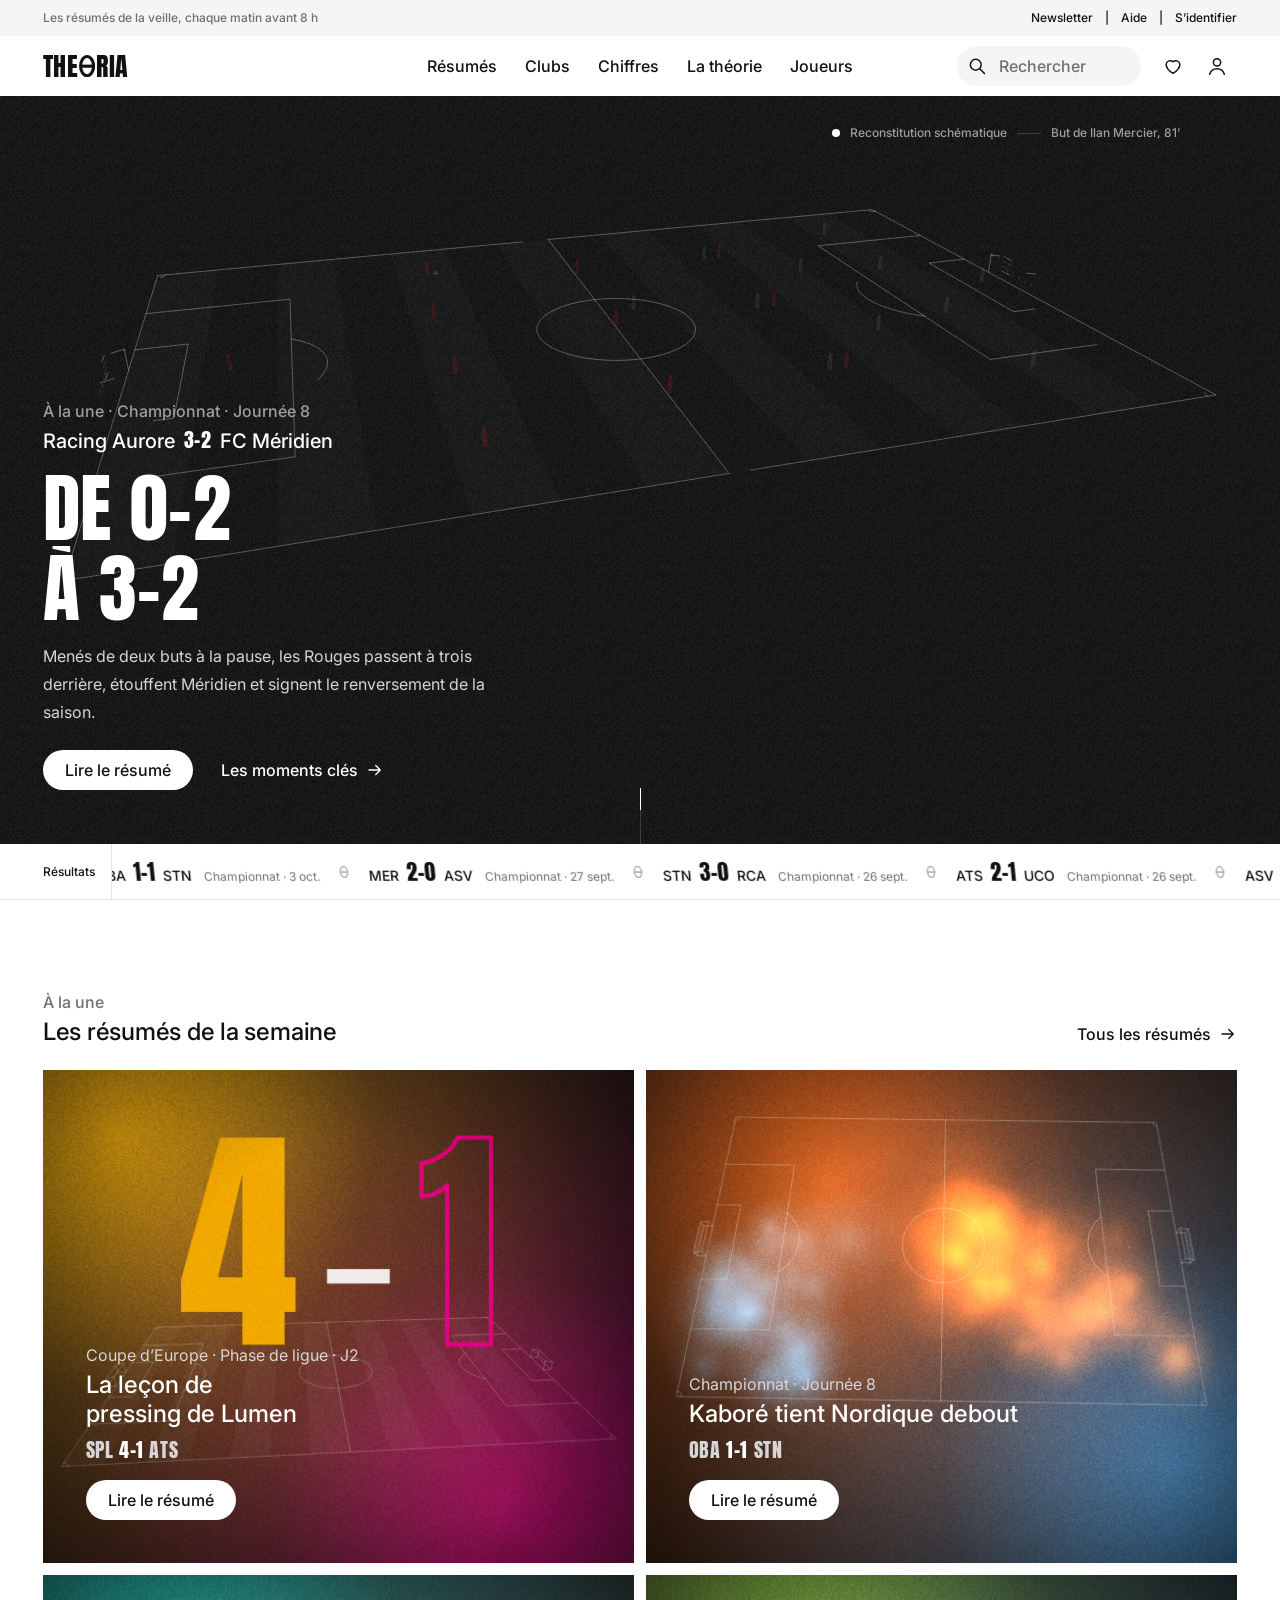
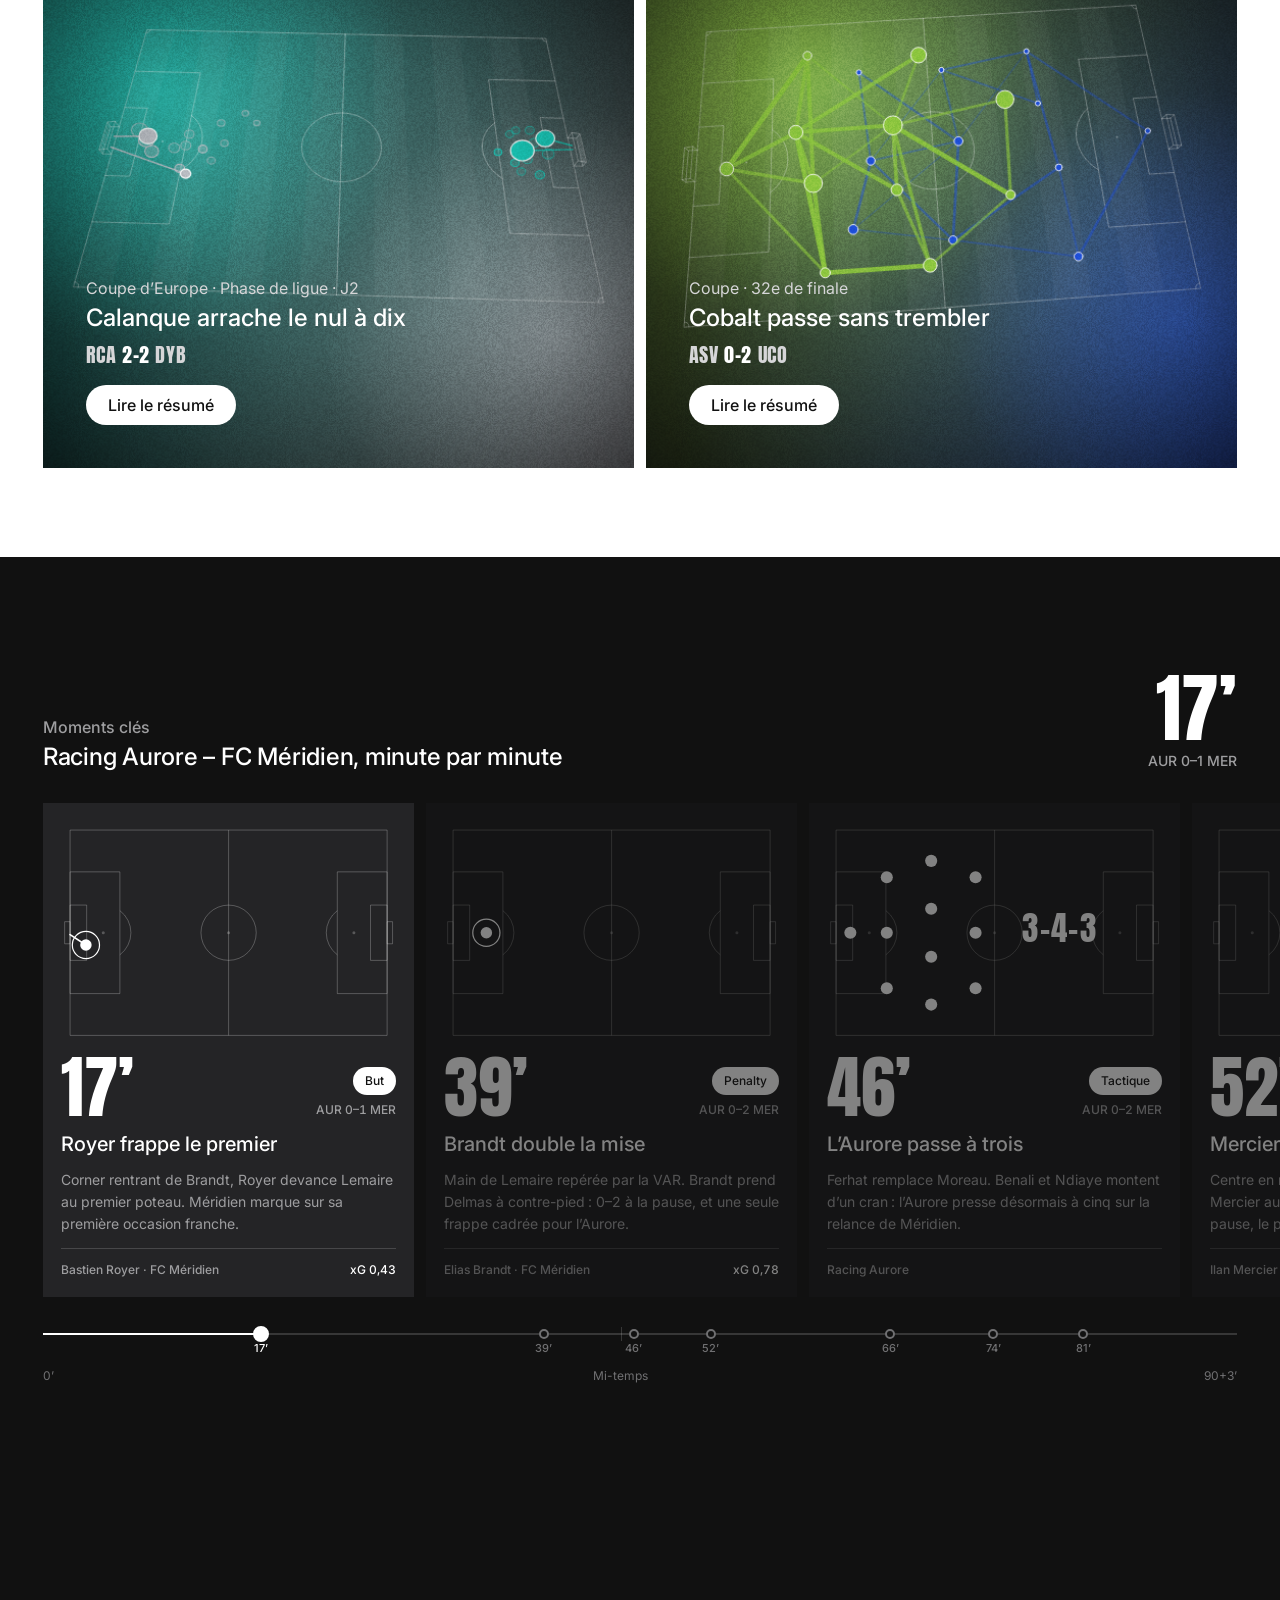
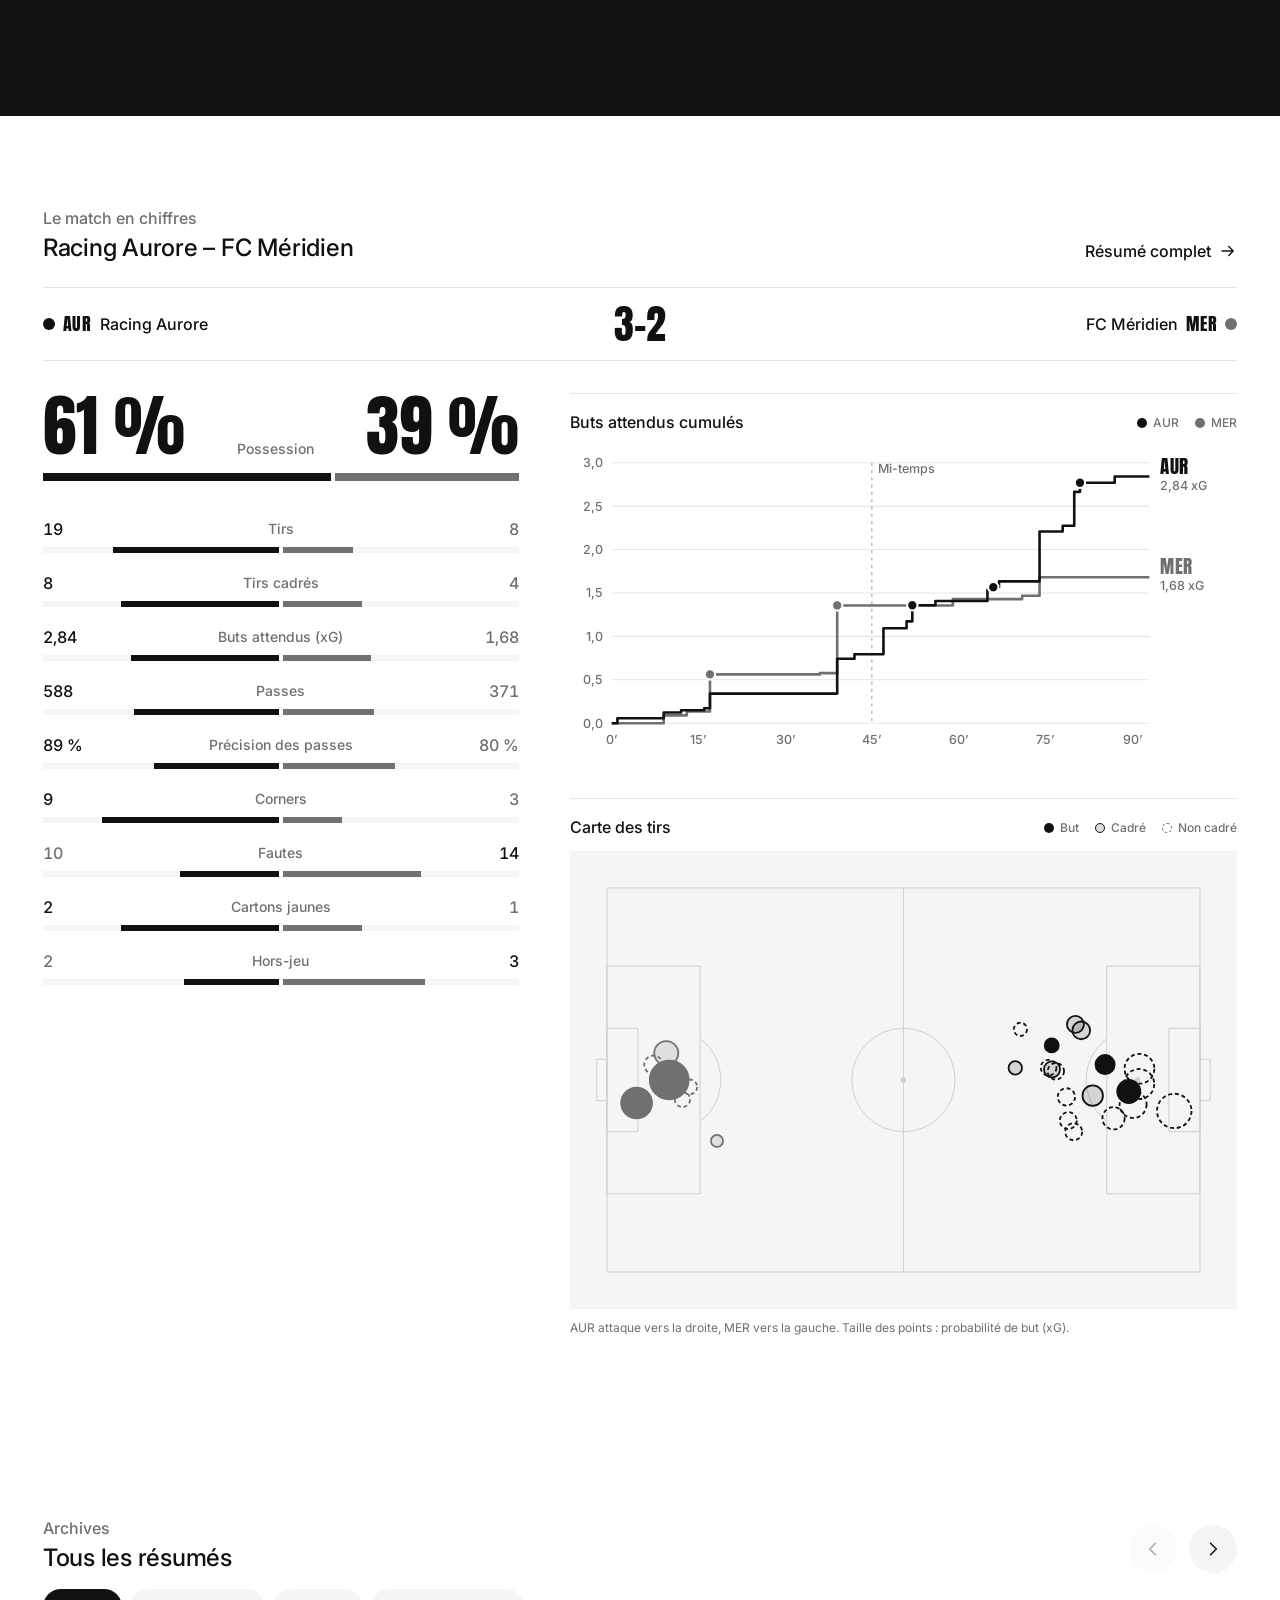
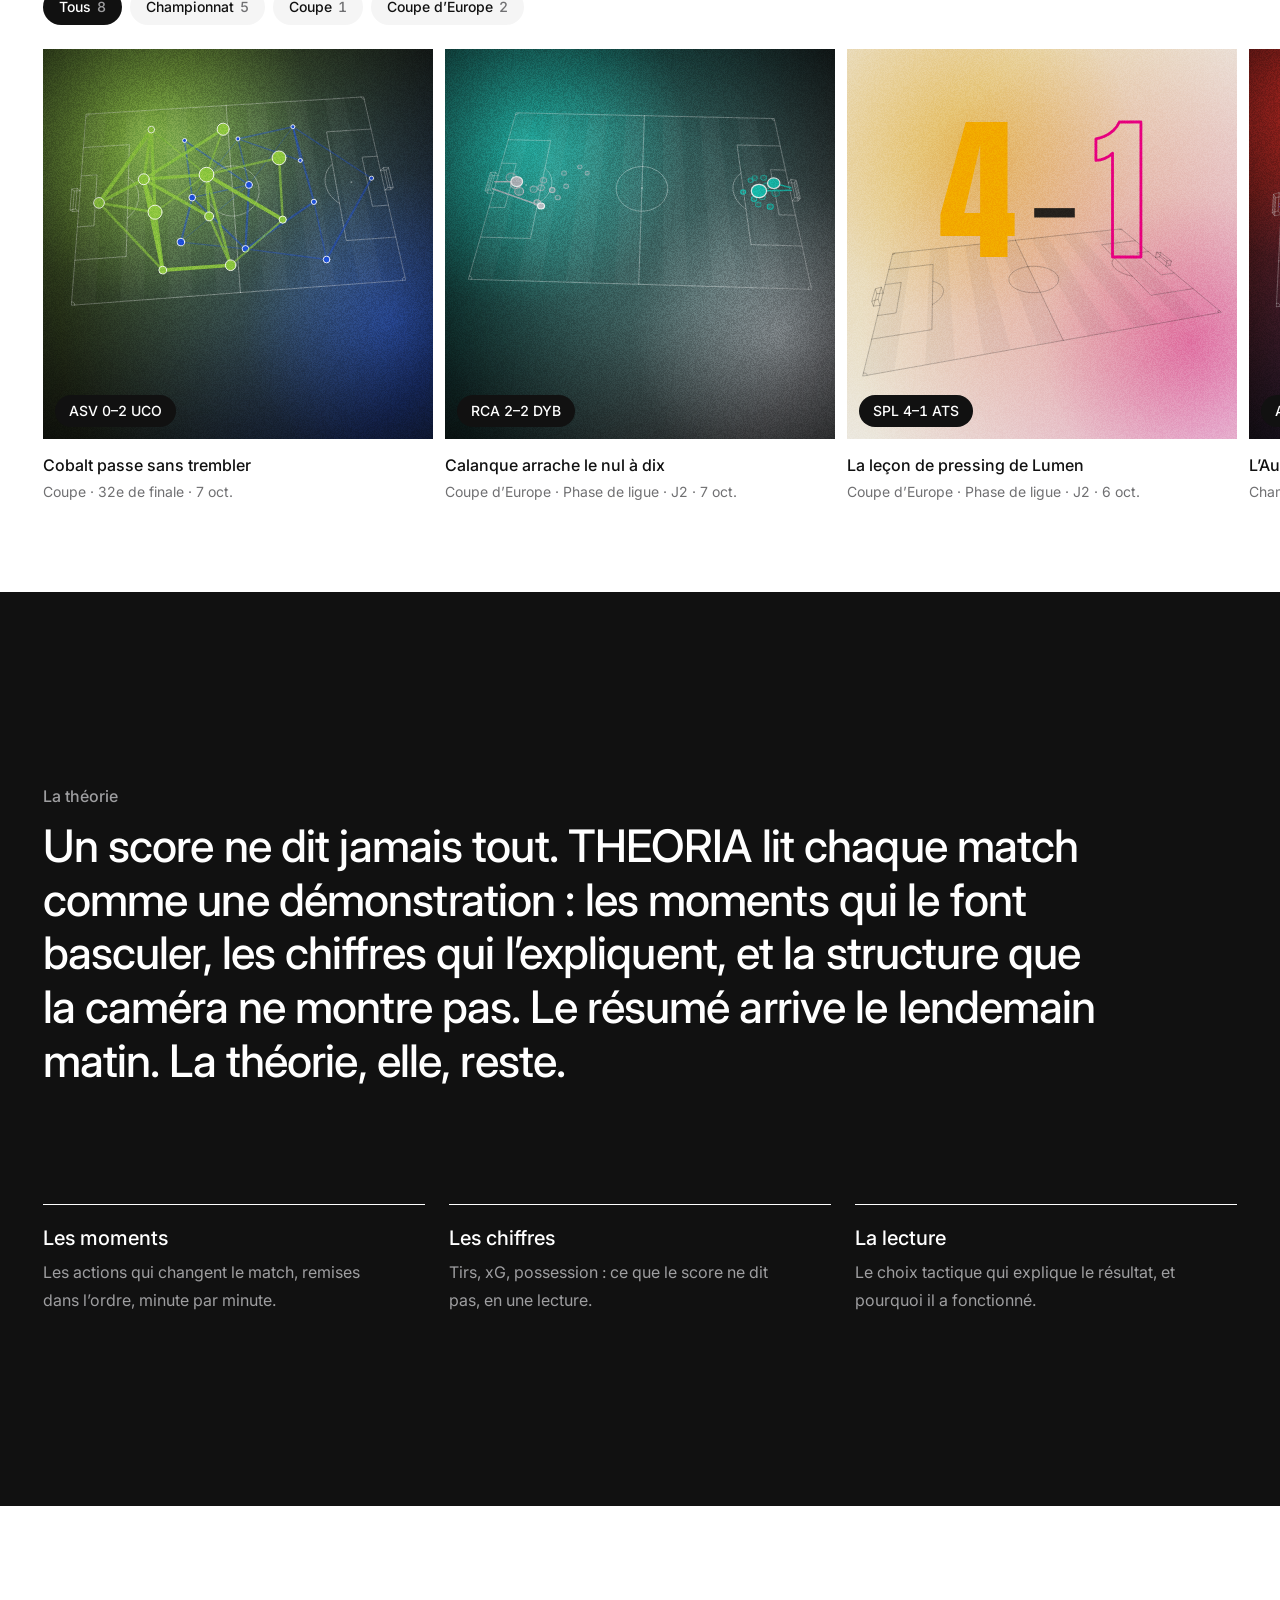
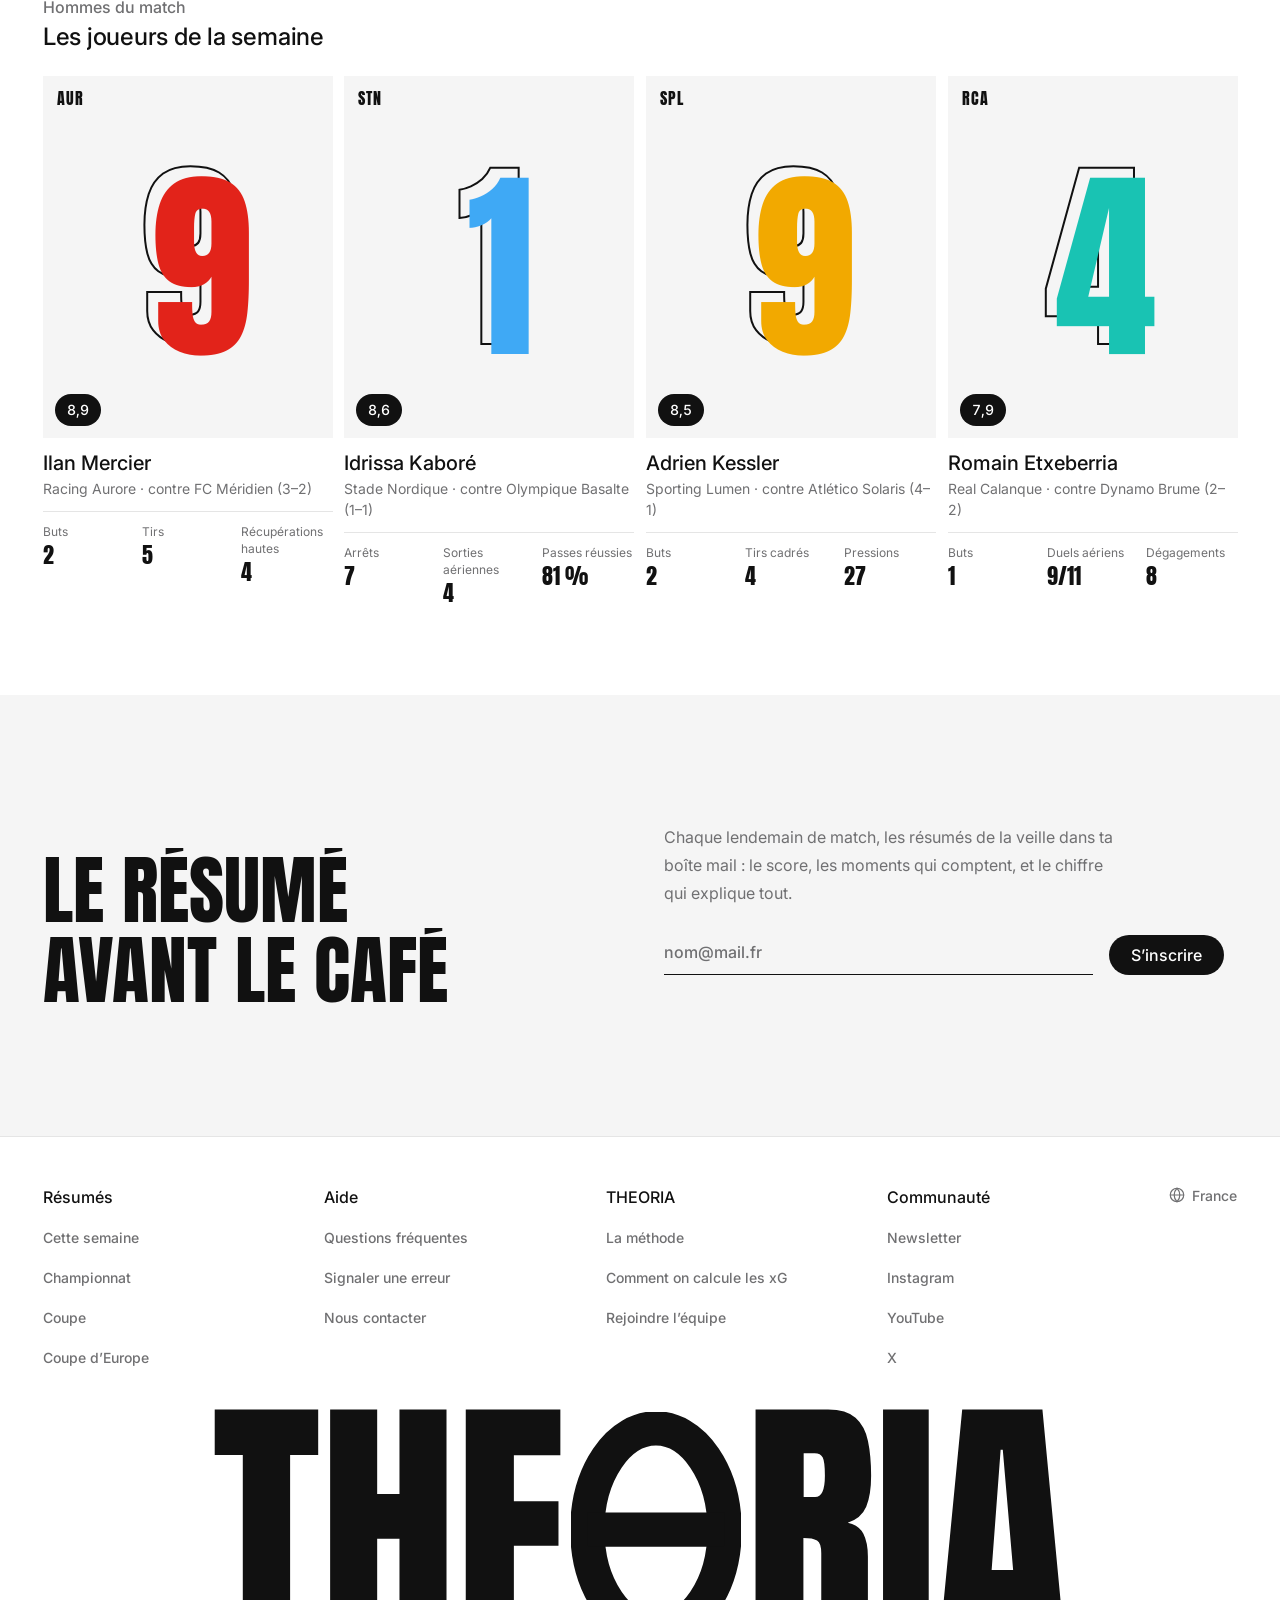
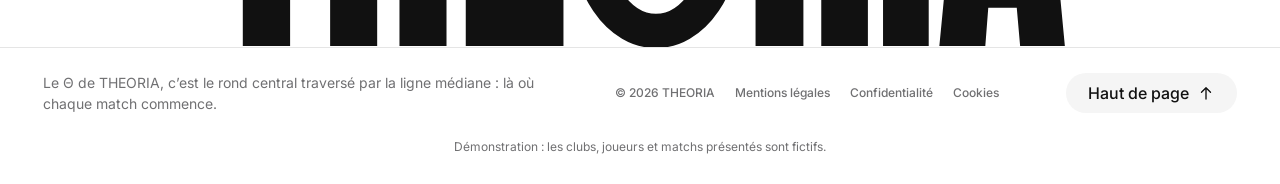
<file: index.html>
<!doctype html>
<html lang="fr" class="no-js">
<head>
  <meta charset="utf-8">
  <meta name="viewport" content="width=device-width, initial-scale=1, viewport-fit=cover">
  <title>THEORIA</title>
  <meta name="description" content="THEORIA : des résumés de match qui expliquent le score. Moments clés, chiffres, xG et lecture tactique, chaque lendemain de match.">
  <meta name="theme-color" content="#111111">
  <link rel="icon" href="assets/img/favicon.svg" type="image/svg+xml">
  <link rel="preconnect" href="https://fonts.googleapis.com">
  <link rel="preconnect" href="https://fonts.gstatic.com" crossorigin>
  <link rel="stylesheet" href="https://fonts.googleapis.com/css2?family=Anton&family=Inter:wght@400;500&display=swap">
  <link rel="stylesheet" href="assets/css/theoria.css">
  <script>
    (function (d) {
      d.className = d.className.replace('no-js', 'js');
      try { if (!sessionStorage.getItem('theoria-intro') && !matchMedia('(prefers-reduced-motion: reduce)').matches) d.classList.add('show-intro'); } catch (e) {}
    })(document.documentElement);
  </script>
</head>
<body data-page="home">
  <a class="skip" href="#main">Aller au contenu</a>
  <div class="intro" data-intro aria-hidden="true"></div>
  <div class="progress" aria-hidden="true"><span></span></div>

  <header class="site-header" data-chrome="header"></header>

  <main id="main">
    <section class="hero" data-hero data-theme-dark aria-label="Match à la une"></section>

    <section class="ticker" data-ticker aria-label="Derniers résultats"></section>

    <section class="section" id="a-la-une">
      <div class="section__inner">
        <header class="sec-head">
          <div>
            <p class="eyebrow">À la une</p>
            <h2 class="sec-title" data-split>Les résumés de la semaine</h2>
          </div>
          <a class="link-arrow" href="#resumes"><span>Tous les résumés</span><svg viewBox="0 0 24 24" aria-hidden="true"><path d="M4 12h15M13 6l6 6-6 6"/></svg></a>
        </header>
      </div>
      <div class="tiles" data-tiles></div>
    </section>

    <section class="moments" id="moments" data-moments aria-label="Moments clés du match à la une"></section>

    <section class="section stats" id="chiffres" data-stats aria-label="Le match à la une en chiffres"></section>

    <section class="section section--rail" id="resumes" data-rail-section aria-label="Tous les résumés"></section>

    <section class="manifesto" id="theorie" data-theme-dark aria-labelledby="theorie-title">
      <div class="manifesto__inner">
        <p class="eyebrow eyebrow--light" id="theorie-title">La théorie</p>
        <p class="manifesto__text" data-highlight>Un score ne dit jamais tout. THEORIA lit chaque match comme une démonstration : les moments qui le font basculer, les chiffres qui l’expliquent, et la structure que la caméra ne montre pas. Le résumé arrive le lendemain matin. La théorie, elle, reste.</p>
        <ul class="pillars">
          <li data-reveal="line" style="--i:0">
            <h3>Les moments</h3>
            <p>Les actions qui changent le match, remises dans l’ordre, minute par minute.</p>
          </li>
          <li data-reveal="line" style="--i:1">
            <h3>Les chiffres</h3>
            <p>Tirs, xG, possession : ce que le score ne dit pas, en une lecture.</p>
          </li>
          <li data-reveal="line" style="--i:2">
            <h3>La lecture</h3>
            <p>Le choix tactique qui explique le résultat, et pourquoi il a fonctionné.</p>
          </li>
        </ul>
      </div>
    </section>

    <section class="section" id="joueurs" aria-labelledby="joueurs-title">
      <div class="section__inner">
        <header class="sec-head">
          <div>
            <p class="eyebrow">Hommes du match</p>
            <h2 class="sec-title" id="joueurs-title" data-split>Les joueurs de la semaine</h2>
          </div>
        </header>
        <div class="players" data-players></div>
      </div>
    </section>

    <section class="newsletter" id="newsletter" aria-labelledby="newsletter-title">
      <div class="newsletter__inner">
        <h2 class="newsletter__title" id="newsletter-title" data-reveal="lines">
          <span class="line"><span class="line__in" style="--i:0">Le résumé</span></span>
          <span class="line"><span class="line__in" style="--i:1">avant le café</span></span>
        </h2>
        <div class="newsletter__body" data-reveal="up">
          <p>Chaque lendemain de match, les résumés de la veille dans ta boîte mail : le score, les moments qui comptent, et le chiffre qui explique tout.</p>
          <form class="nl-form" novalidate>
            <label class="sr-only" for="nl-email">Adresse e-mail</label>
            <input id="nl-email" class="nl-form__input" type="email" name="email" placeholder="nom@mail.fr" autocomplete="email" required>
            <button class="btn" type="submit" data-magnetic="0.22"><span class="btn__roll"><span data-text="S’inscrire">S’inscrire</span></span></button>
            <p class="nl-form__msg" role="status" aria-live="polite"></p>
          </form>
        </div>
      </div>
    </section>
  </main>

  <footer class="site-footer" data-chrome="footer"></footer>

  <div class="cursor" aria-hidden="true"><span class="cursor__dot"></span></div>
  <div class="cursor-label" aria-hidden="true"><span></span></div>

  <script src="assets/js/data.js"></script>
  <script src="assets/js/model.js"></script>
  <script src="assets/js/graphics.js"></script>
  <script src="assets/js/motion.js"></script>
  <script src="assets/js/ui.js"></script>
  <script src="assets/js/home.js"></script>
</body>
</html>
</file>
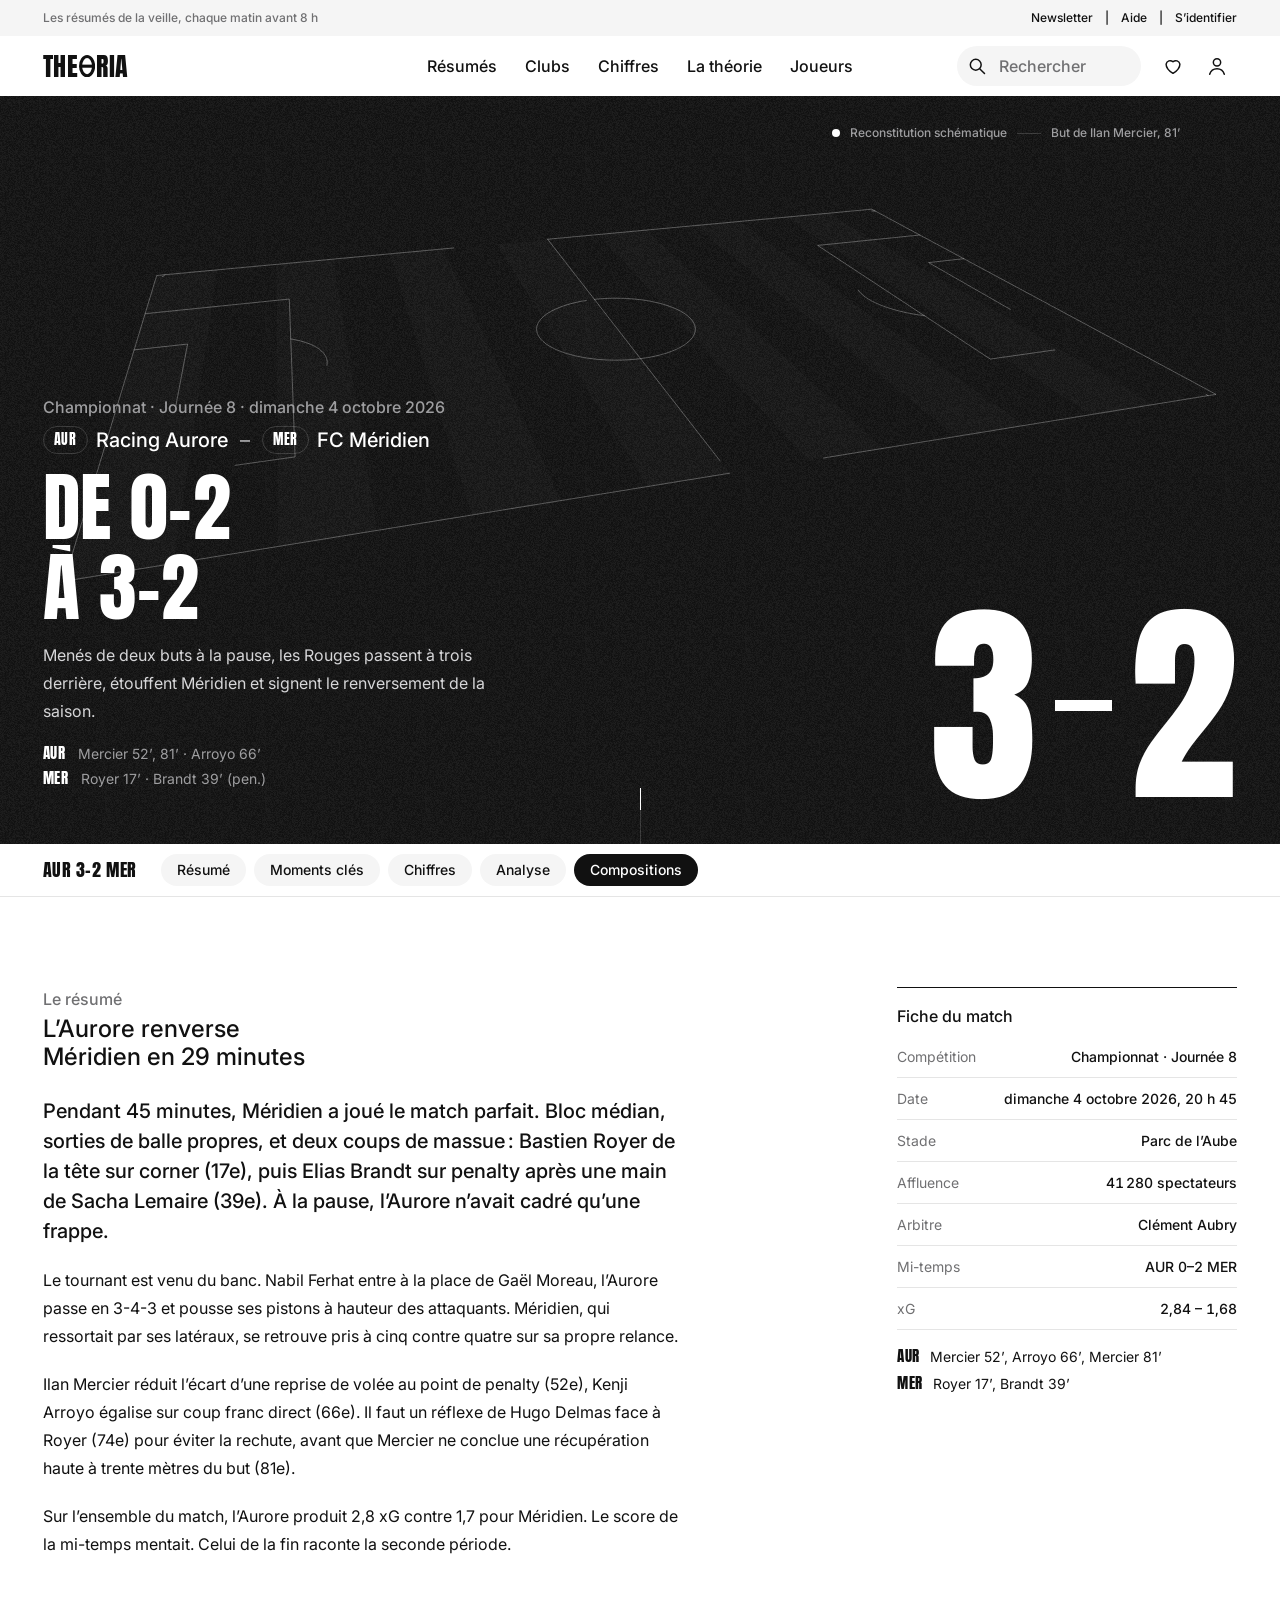
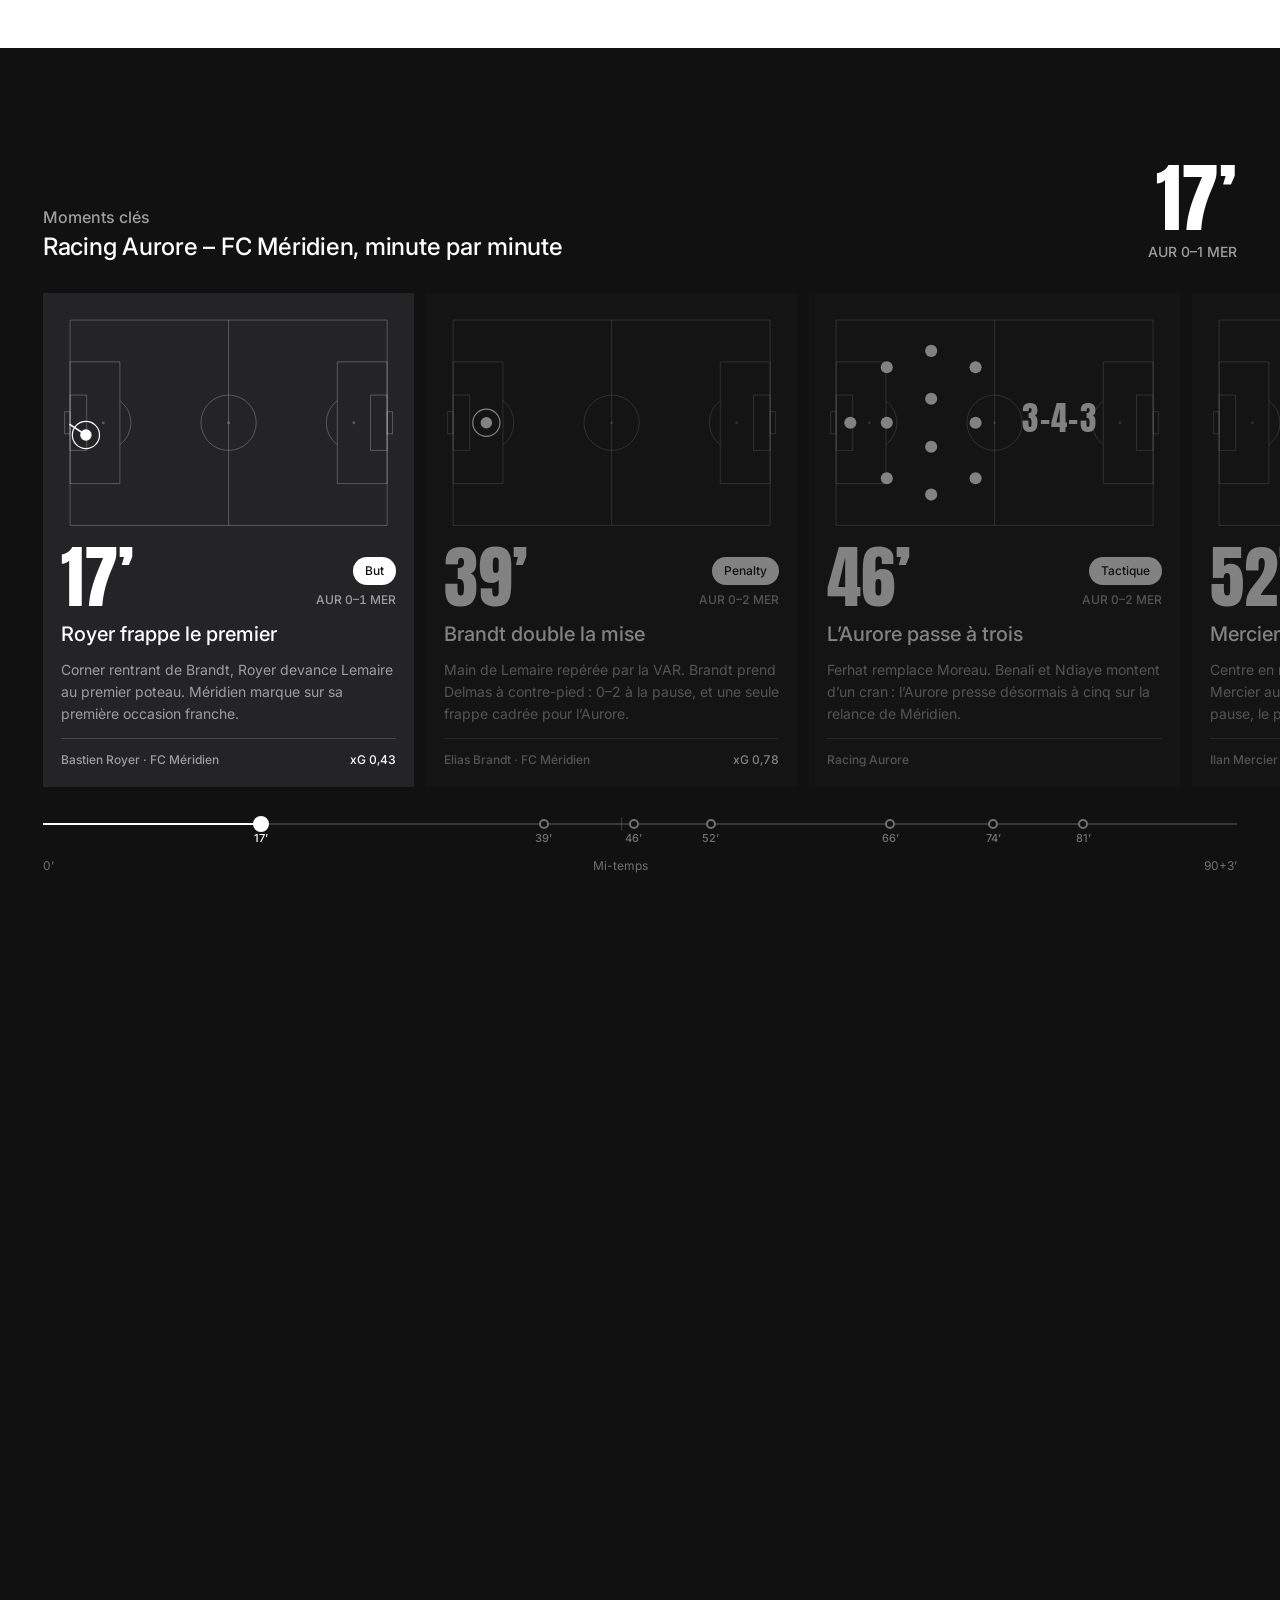
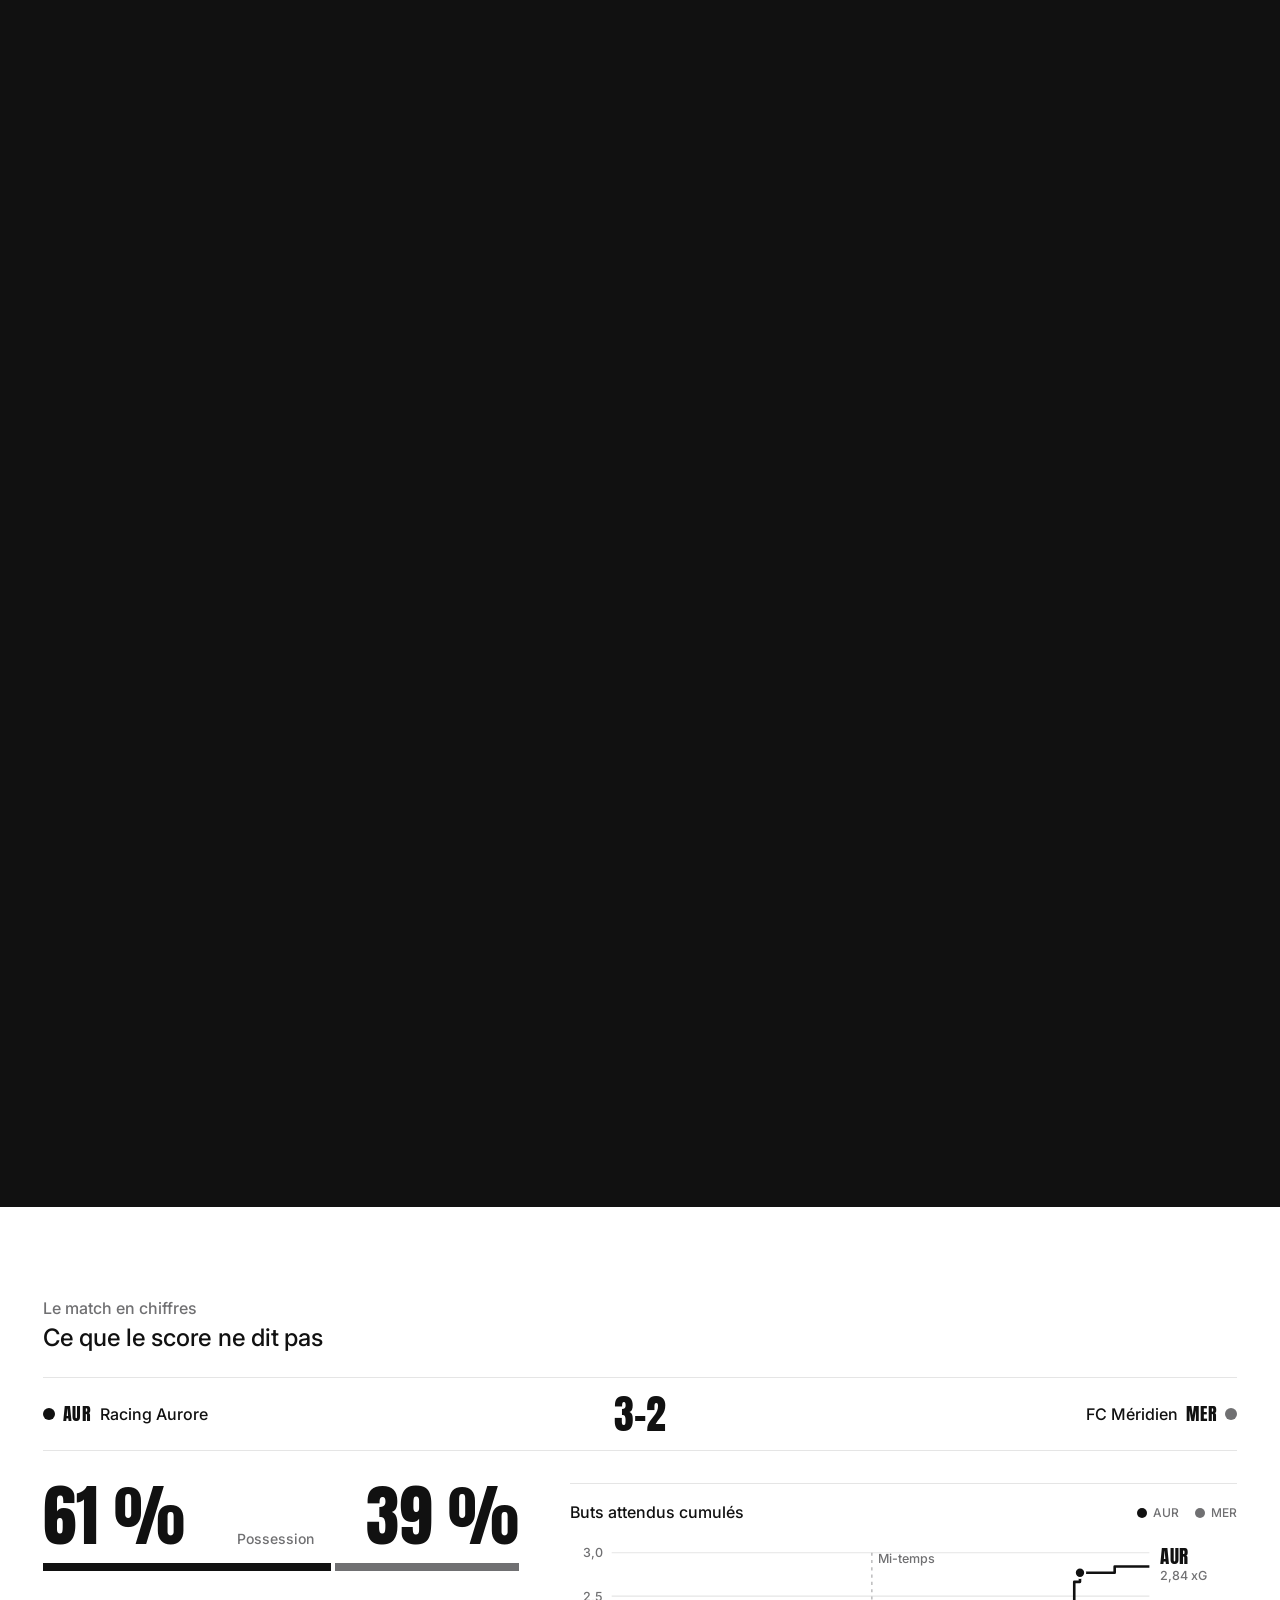
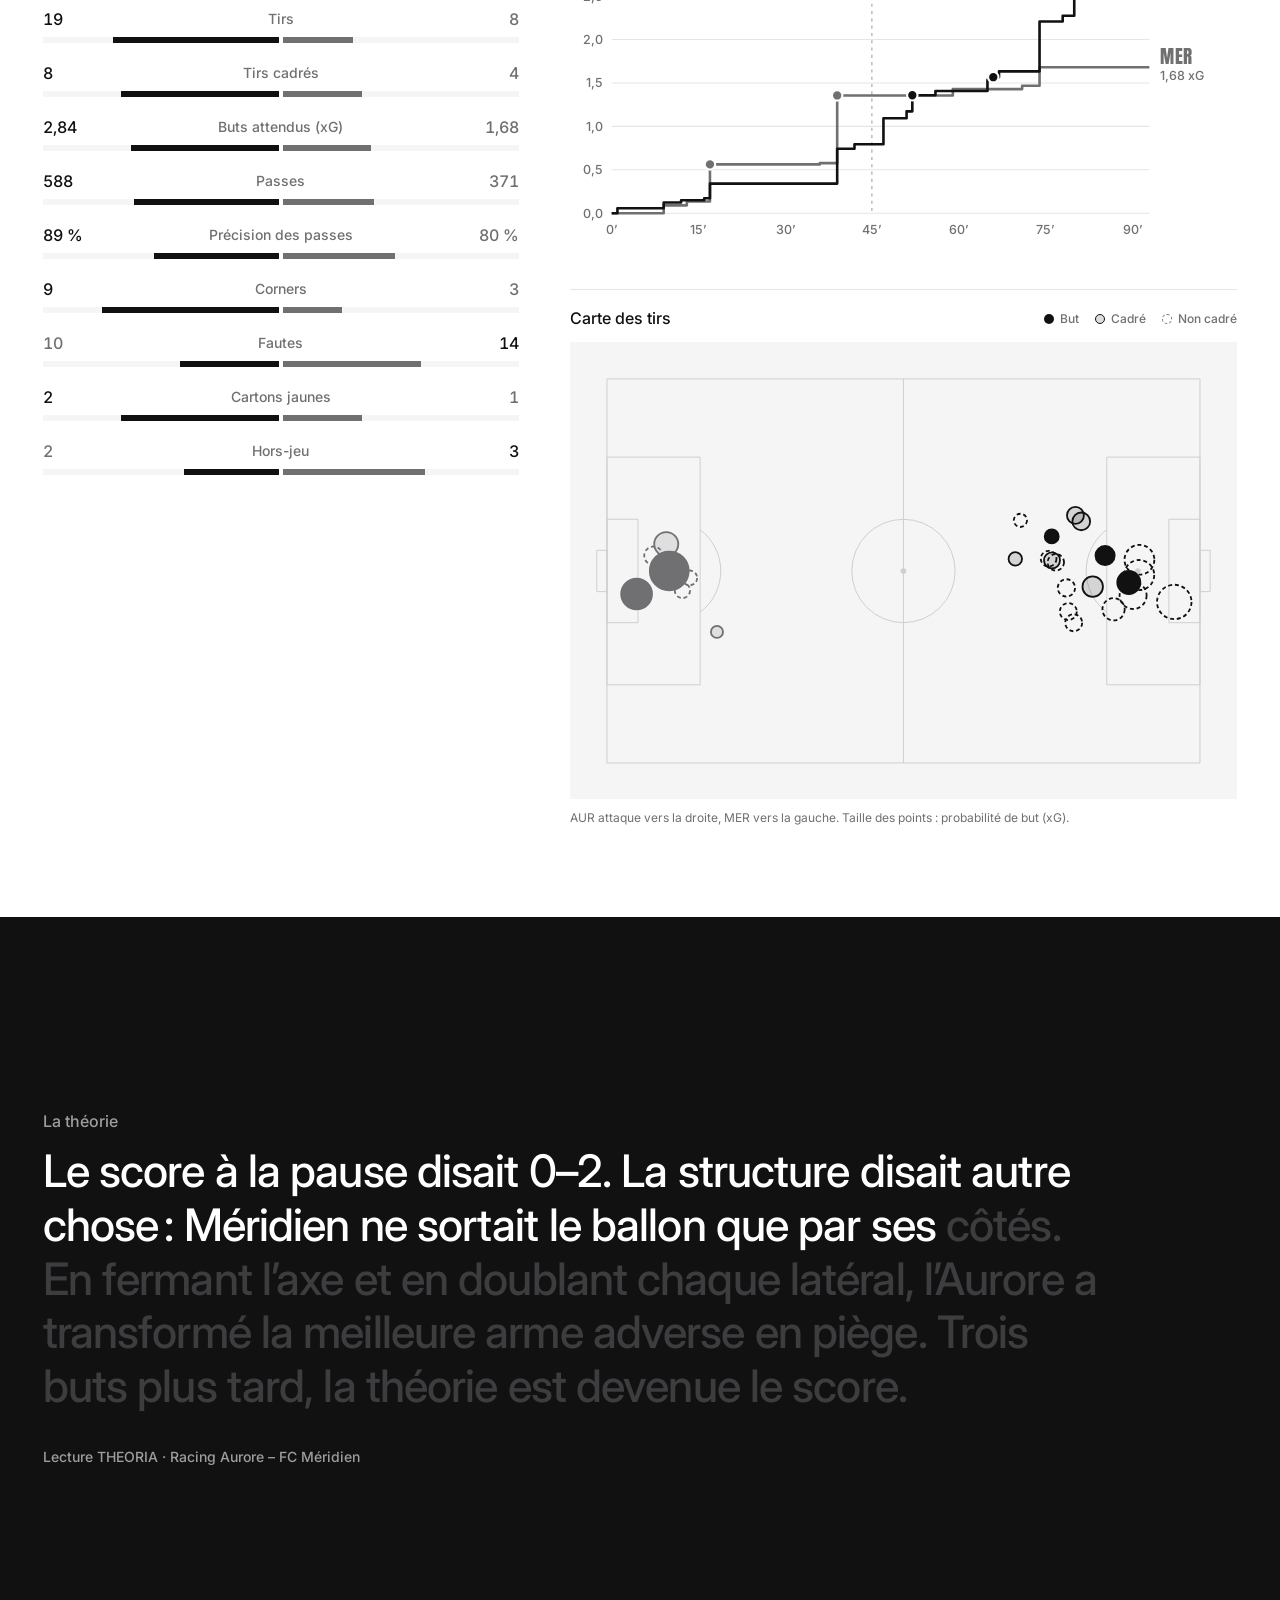
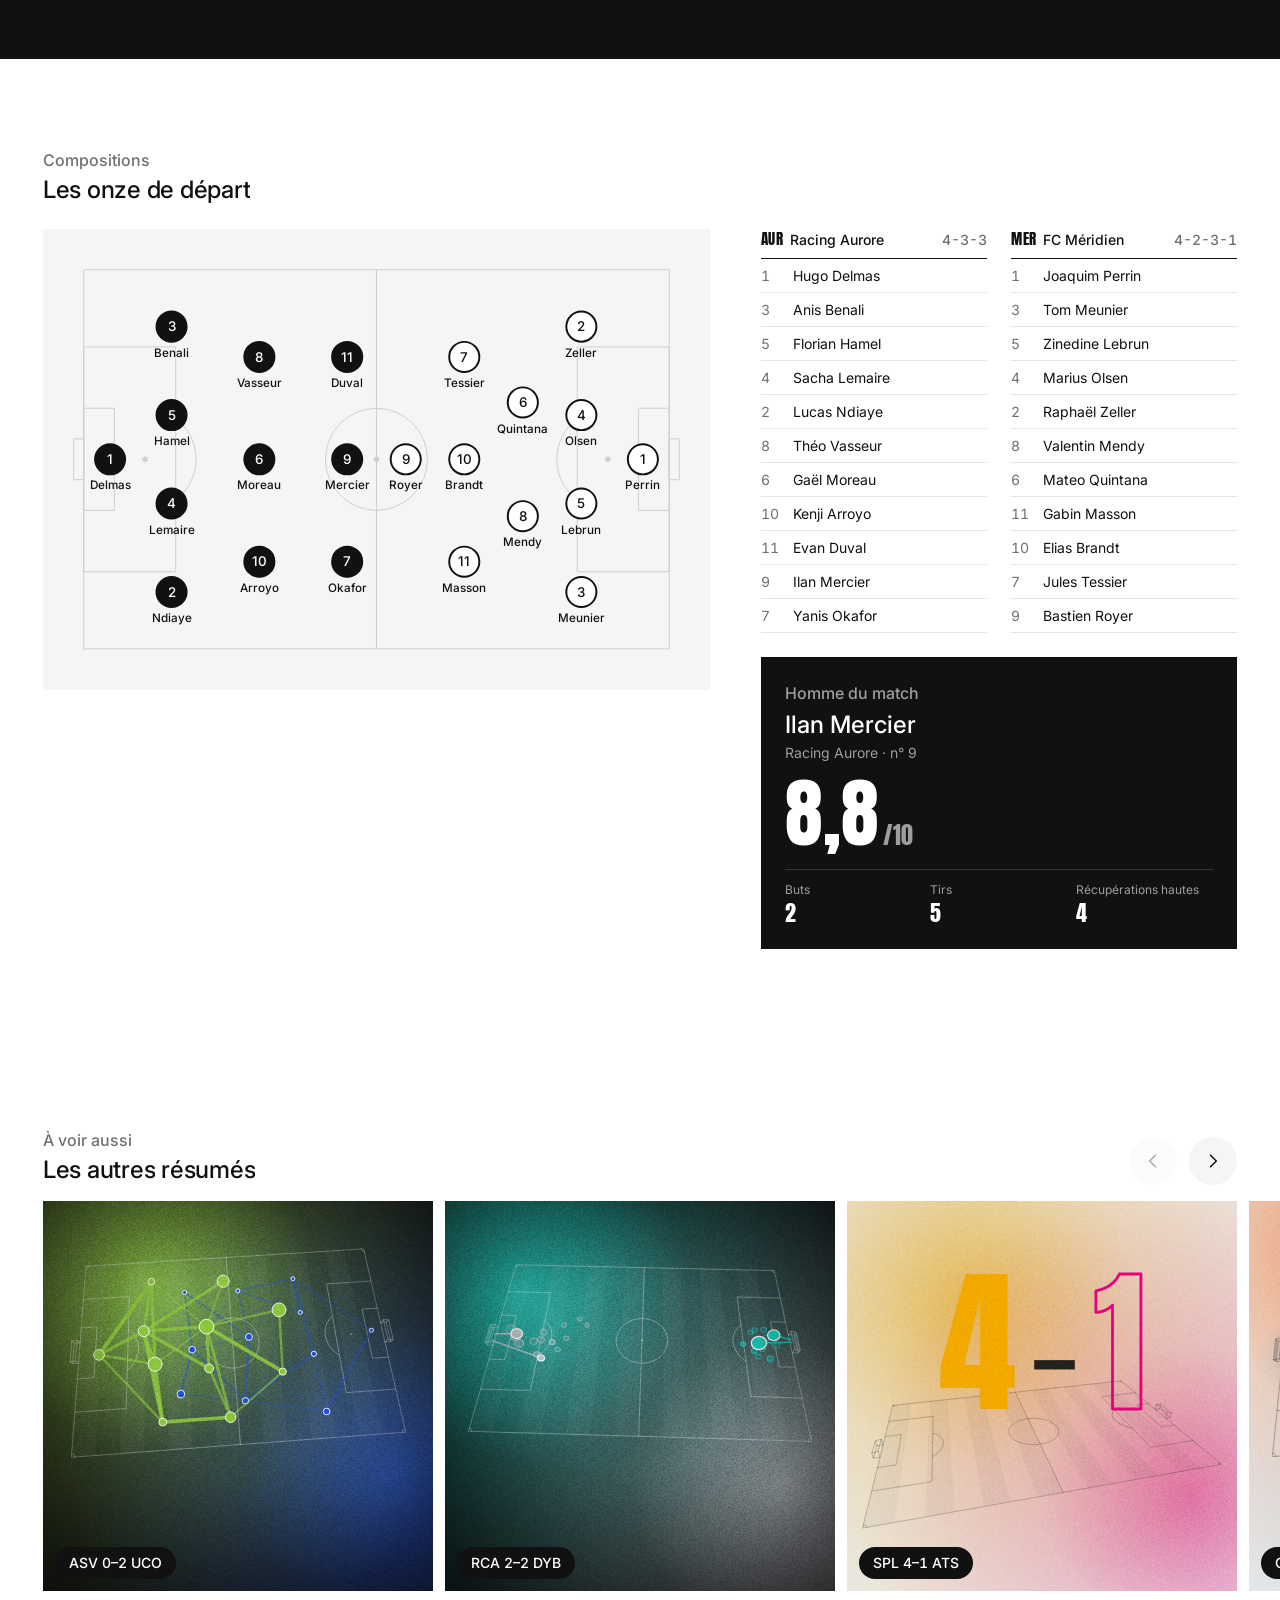
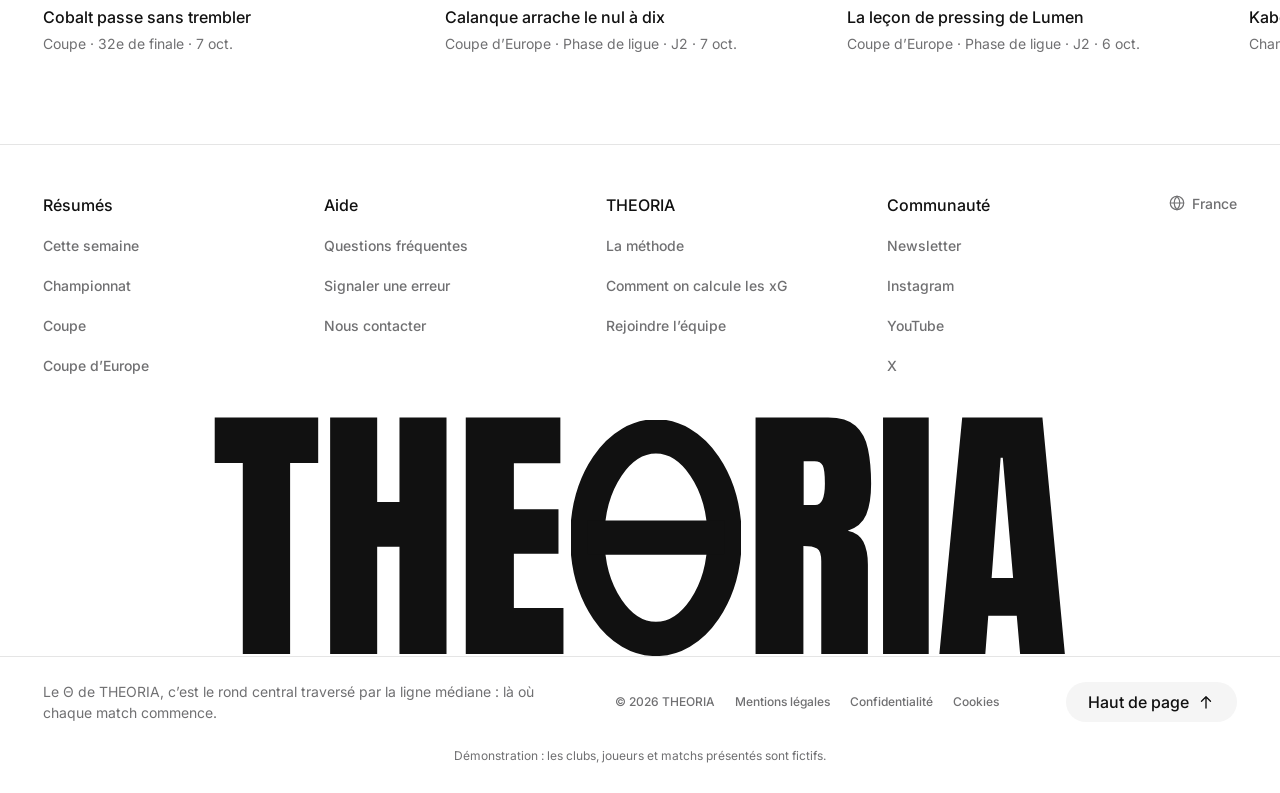
<file: match.html>
<!doctype html>
<html lang="fr" class="no-js">
<head>
  <meta charset="utf-8">
  <meta name="viewport" content="width=device-width, initial-scale=1, viewport-fit=cover">
  <title>Résumé de match | THEORIA</title>
  <meta name="description" content="Résumé de match THEORIA : moments clés, chiffres, xG, analyse et compositions.">
  <meta name="theme-color" content="#111111">
  <link rel="icon" href="assets/img/favicon.svg" type="image/svg+xml">
  <link rel="preconnect" href="https://fonts.googleapis.com">
  <link rel="preconnect" href="https://fonts.gstatic.com" crossorigin>
  <link rel="stylesheet" href="https://fonts.googleapis.com/css2?family=Anton&family=Inter:wght@400;500&display=swap">
  <link rel="stylesheet" href="assets/css/theoria.css">
  <script>
    (function (d) {
      d.className = d.className.replace('no-js', 'js');
      try { if (!sessionStorage.getItem('theoria-intro') && !matchMedia('(prefers-reduced-motion: reduce)').matches) d.classList.add('show-intro'); } catch (e) {}
    })(document.documentElement);
  </script>
</head>
<body data-page="match">
  <a class="skip" href="#recit">Aller au résumé</a>
  <div class="intro" data-intro aria-hidden="true"></div>
  <div class="progress" aria-hidden="true"><span></span></div>

  <header class="site-header" data-chrome="header"></header>

  <main id="main">
    <section class="hero hero--match" data-hero data-theme-dark aria-label="Score et titre du match"></section>

    <nav class="subnav" data-subnav aria-label="Sections du résumé"></nav>

    <section class="section" id="recit" data-recit aria-label="Le résumé"></section>

    <section class="moments" id="moments" data-moments aria-label="Moments clés"></section>

    <section class="section stats" id="chiffres" data-stats aria-label="Le match en chiffres"></section>

    <section class="manifesto" id="analyse" data-analyse data-theme-dark aria-label="Analyse"></section>

    <section class="section" id="compos" data-compos aria-label="Compositions"></section>

    <section class="section section--rail" data-rail-section aria-label="Les autres résumés"></section>
  </main>

  <footer class="site-footer" data-chrome="footer"></footer>

  <div class="cursor" aria-hidden="true"><span class="cursor__dot"></span></div>
  <div class="cursor-label" aria-hidden="true"><span></span></div>

  <script src="assets/js/data.js"></script>
  <script src="assets/js/model.js"></script>
  <script src="assets/js/graphics.js"></script>
  <script src="assets/js/motion.js"></script>
  <script src="assets/js/ui.js"></script>
  <script src="assets/js/match.js"></script>
</body>
</html>
</file>
<file: assets/css/theoria.css>
/* ==========================================================================
   THEORIA — feuille de styles
   Galerie monochrome : l’interface reste noire, blanche et grise ; la couleur
   ne vient que des visuels de match (affiches, reconstitutions).
   ========================================================================== */

/* Layout : rythme éditorial plein cadre — héros sombres, grilles blanches,
   navigation et pied de page plafonnés à 1440 px. */
:root {
  /* Couleurs */
  --obsidian: #111111;
  --paper: #ffffff;
  --concrete: #e5e5e5;
  --mist: #f5f5f5;
  --steel: #707072;
  --faint: #9e9ea0;
  --night: #1b1b1c;
  --night-2: #242426;
  --dim: #3d3d40;
  --paper-dim: #d6d6d8;
  --pitch-line: #cfcfd1;
  --line-dark: rgba(255, 255, 255, 0.16);
  --scrim: rgba(17, 17, 17, 0.38);
  --shade: #000000;
  --shot-h: rgba(17, 17, 17, 0.14);
  --shot-a: rgba(112, 112, 114, 0.16);
  --error: #d30005;
  --card-yellow: #f5c518;
  --card-red: #e3242b;

  /* Typographie */
  --font-text: "Helvetica Now Text", "Helvetica Neue", Inter, Helvetica, Arial, sans-serif;
  --font-display: Anton, "Futura PT Cond", "Arial Narrow", Impact, sans-serif;
  --text-caption: 12px;
  --text-body-sm: 14px;
  --text-body: 16px;
  --text-sub: 20px;
  --text-h: 24px;
  --text-display: 76px;

  /* Espaces et formes */
  --gutter: clamp(16px, 3.34vw, 48px);
  --max: 1440px;
  --section-gap: 48px;
  --util-h: 36px;
  --nav-h: 60px;
  --header-h: calc(var(--util-h) + var(--nav-h));
  --ticker-h: 56px;
  --r-pill: 30px;
  --r-nav: 24px;

  /* Mouvement */
  --ease-out: cubic-bezier(0.16, 1, 0.3, 1);
  --ease-io: cubic-bezier(0.76, 0, 0.24, 1);

  color-scheme: light;
}

/* ---------- Base ---------- */
*, *::before, *::after { box-sizing: border-box; }
html { -webkit-text-size-adjust: 100%; }
body {
  margin: 0;
  background: var(--paper);
  color: var(--obsidian);
  font: 400 var(--text-body)/1.75 var(--font-text);
  -webkit-font-smoothing: antialiased;
  -moz-osx-font-smoothing: grayscale;
  text-rendering: optimizeLegibility;
}
html.is-locked, html.is-intro { overflow: hidden; }
img, svg, canvas { display: block; max-width: 100%; }
a { color: inherit; text-decoration: none; }
button { font: inherit; color: inherit; background: none; border: 0; padding: 0; cursor: pointer; }
h1, h2, h3, p, ul, ol, dl, dd, figure { margin: 0; }
ul, ol { padding: 0; list-style: none; }
[hidden] { display: none !important; }
:focus-visible { outline: 2px solid var(--obsidian); outline-offset: 3px; }
[data-theme-dark] :focus-visible, .moments :focus-visible, .motm :focus-visible { outline-color: var(--paper); }
::selection { background: var(--obsidian); color: var(--paper); }
main { overflow-x: clip; }

.sr-only {
  position: absolute !important; width: 1px; height: 1px; padding: 0; margin: -1px;
  overflow: hidden; clip: rect(0 0 0 0); white-space: nowrap; border: 0;
}
.skip {
  position: fixed; left: 16px; top: -64px; z-index: 400;
  background: var(--obsidian); color: var(--paper);
  padding: 8px 18px; border-radius: var(--r-pill); font-weight: 500;
  transition: top 0.3s var(--ease-out);
}
.skip:focus { top: 12px; }

/* ---------- Éléments communs ---------- */
.eyebrow { font: 500 var(--text-body)/1.5 var(--font-text); color: var(--steel); margin-bottom: 4px; }
.eyebrow--light { color: var(--faint); }
.sec-title { font: 500 var(--text-h)/1.2 var(--font-text); letter-spacing: -0.01em; text-wrap: balance; }
.sec-title--light { color: var(--paper); }

.pill {
  display: inline-flex; align-items: center; height: 28px; padding: 0 12px;
  border-radius: var(--r-pill); font: 500 var(--text-caption)/1 var(--font-text);
  white-space: nowrap; font-variant-numeric: tabular-nums;
}
.pill--dark { background: var(--obsidian); color: var(--paper); }
.pill--light { background: var(--paper); color: var(--obsidian); }

/* Bouton pilule : remplissage qui monte + texte qui roule */
.btn {
  --bg: var(--obsidian); --fg: var(--paper); --hover: var(--steel);
  position: relative; isolation: isolate; overflow: hidden;
  display: inline-flex; align-items: center; justify-content: center; gap: 8px;
  height: 40px; padding: 0 22px; border-radius: var(--r-pill);
  background: var(--bg); color: var(--fg);
  font: 500 var(--text-body)/1.5 var(--font-text); white-space: nowrap;
  transition: transform 0.5s var(--ease-out);
}
.btn::before {
  content: ""; position: absolute; inset: 0; z-index: -1; border-radius: inherit;
  background: var(--hover); transform: translateY(101%);
  transition: transform 0.5s var(--ease-out);
}
.btn:hover::before, .btn:focus-visible::before { transform: none; }
.btn__roll { display: block; height: 1.5em; overflow: hidden; }
.btn__roll > span { display: block; transition: transform 0.55s var(--ease-out); }
.btn__roll > span::after { content: attr(data-text); display: block; }
.btn:hover .btn__roll > span, .btn:focus-visible .btn__roll > span { transform: translateY(-50%); }
.btn svg { width: 18px; height: 18px; fill: none; stroke: currentColor; stroke-width: 1.8; stroke-linecap: round; stroke-linejoin: round; }
.btn--light { --bg: var(--paper); --fg: var(--obsidian); --hover: var(--concrete); }
.btn--ghost { --bg: var(--mist); --fg: var(--obsidian); --hover: var(--concrete); }

.link-arrow { display: inline-flex; align-items: center; gap: 8px; font: 500 var(--text-body)/1.5 var(--font-text); white-space: nowrap; }
.link-arrow span {
  background: linear-gradient(currentColor, currentColor) 0 100% / 0 1px no-repeat;
  transition: background-size 0.5s var(--ease-out);
}
.link-arrow:hover span, .link-arrow:focus-visible span { background-size: 100% 1px; }
.link-arrow svg { width: 18px; height: 18px; fill: none; stroke: currentColor; stroke-width: 1.8; stroke-linecap: round; stroke-linejoin: round; transition: transform 0.5s var(--ease-out); }
.link-arrow:hover svg { transform: translateX(5px); }
.link-arrow--light { color: var(--paper); }

.tag {
  display: inline-flex; align-items: center; gap: 6px; height: 36px; padding: 0 16px;
  border-radius: var(--r-pill); background: var(--mist); color: var(--obsidian);
  font: 500 var(--text-body-sm)/1 var(--font-text); white-space: nowrap;
  transition: background 0.3s, color 0.3s, transform 0.3s var(--ease-out);
}
.tag span { color: var(--steel); font-variant-numeric: tabular-nums; transition: color 0.3s; }
.tag:hover { background: var(--concrete); }
.tag:active { transform: scale(0.96); }
.tag.is-active { background: var(--obsidian); color: var(--paper); }
.tag.is-active span { color: var(--faint); }

.round {
  width: 48px; height: 48px; border-radius: 50%; background: var(--mist);
  display: grid; place-items: center; transition: background 0.3s, opacity 0.3s, transform 0.3s var(--ease-out);
}
.round svg { width: 20px; height: 20px; fill: none; stroke: currentColor; stroke-width: 1.8; stroke-linecap: round; stroke-linejoin: round; }
.round:hover:not(:disabled) { background: var(--concrete); }
.round:active:not(:disabled) { transform: scale(0.92); }
.round:disabled { opacity: 0.35; cursor: default; }

.icon-btn { width: 40px; height: 40px; border-radius: 50%; display: grid; place-items: center; flex: none; transition: background 0.3s; }
.icon-btn:hover { background: var(--concrete); }
.icon-btn svg { width: 22px; height: 22px; fill: none; stroke: var(--obsidian); stroke-width: 1.6; stroke-linecap: round; stroke-linejoin: round; }

.key { display: inline-block; width: 12px; height: 12px; border-radius: 50%; flex: none; }
.key--h { background: var(--obsidian); }
.key--a { background: var(--steel); }
.dot { display: inline-block; width: 10px; height: 10px; border-radius: 50%; }
.dot--goal { background: var(--obsidian); }
.dot--on { border: 1.5px solid var(--obsidian); background: var(--shot-h); }
.dot--off { border: 1.5px dashed var(--steel); }

/* Lignes masquées (titres) */
.line { display: block; overflow: hidden; padding-block: 0.05em; margin-block: -0.05em; }
.line__in { display: block; }

/* Mots découpés */
[data-split] .w { display: inline-block; overflow: hidden; vertical-align: bottom; padding-bottom: 0.1em; margin-bottom: -0.1em; }
[data-split] .wi { display: inline-block; transition: transform 1s var(--ease-out) calc(var(--i) * 45ms); }

/* ---------- Intro ---------- */
.intro { display: none; }
.show-intro .intro {
  position: fixed; inset: 0; z-index: 300; display: grid; place-items: center;
  background: var(--obsidian); color: var(--paper);
  clip-path: inset(0 0 0 0);
}
.intro.is-out { clip-path: inset(0 0 100% 0); transition: clip-path 0.9s var(--ease-io); }
.intro__stage { display: grid; justify-items: center; gap: 18px; }
.intro__mark { width: 52px; height: 72px; fill: none; stroke: currentColor; stroke-width: 6; }
.intro__mark ellipse, .intro__mark line { stroke-dasharray: 1; stroke-dashoffset: 1; }
.intro.is-on .intro__mark ellipse { animation: draw 0.9s var(--ease-io) 0.05s forwards; }
.intro.is-on .intro__mark line { animation: draw 0.5s var(--ease-io) 0.6s forwards; }
.intro__word { display: flex; overflow: hidden; font: 400 30px/1.1 var(--font-display); letter-spacing: 0.32em; margin-right: -0.32em; }
.intro__word span { display: inline-block; transform: translateY(110%); }
.intro.is-on .intro__word span { animation: rise 0.8s var(--ease-out) calc(0.45s + var(--i) * 55ms) forwards; }
.intro__tag { font: 500 var(--text-caption)/1.5 var(--font-text); color: var(--faint); opacity: 0; }
.intro.is-on .intro__tag { animation: fade 0.6s 0.9s forwards; }
.intro.is-out .intro__stage { transform: translateY(-40px); opacity: 0; transition: transform 0.9s var(--ease-io), opacity 0.6s; }

@keyframes draw { to { stroke-dashoffset: 0; } }
@keyframes rise { to { transform: none; } }
@keyframes fade { to { opacity: 1; } }
@keyframes pop { from { transform: scale(0); } }
@keyframes pop-in { from { transform: scale(0); opacity: 0; } }
@keyframes pulse { 0%, 100% { opacity: 1; } 50% { opacity: 0.25; } }

/* ---------- Barre de progression, curseur, info-bulle ---------- */
.progress { position: fixed; top: 0; left: 0; right: 0; height: 2px; z-index: 120; pointer-events: none; mix-blend-mode: difference; }
.progress span { display: block; height: 100%; background: var(--paper); transform-origin: 0 50%; transform: scaleX(0); }

.cursor, .cursor-label { position: fixed; top: 0; left: 0; z-index: 150; pointer-events: none; opacity: 0; transition: opacity 0.3s; }
.cursor { mix-blend-mode: difference; }
.cursor.is-on, .cursor-label.is-on { opacity: 1; }
.cursor__dot {
  position: absolute; left: -5px; top: -5px; width: 10px; height: 10px; border-radius: 50%;
  background: var(--paper); transition: transform 0.35s var(--ease-out);
}
.cursor.is-link .cursor__dot { transform: scale(3.4); }
.cursor.is-label .cursor__dot { transform: scale(0); }
.cursor.is-down .cursor__dot { transform: scale(0.6); }
.cursor-label span {
  position: absolute; left: -44px; top: -44px; width: 88px; height: 88px; border-radius: 50%;
  display: grid; place-items: center; background: var(--obsidian); color: var(--paper);
  font: 500 var(--text-body-sm)/1 var(--font-text);
  transform: scale(0); transition: transform 0.45s var(--ease-out);
}
.cursor-label.on-dark span { background: var(--paper); color: var(--obsidian); }
.cursor-label.is-label span { transform: scale(1); }

.tooltip {
  position: fixed; left: 0; top: 0; z-index: 140; pointer-events: none;
  background: var(--obsidian); color: var(--paper); padding: 6px 12px; border-radius: var(--r-pill);
  font: 500 var(--text-caption)/1.5 var(--font-text); white-space: nowrap; font-variant-numeric: tabular-nums;
  opacity: 0; transition: opacity 0.2s;
}
.tooltip.is-on { opacity: 1; }

/* ==========================================================================
   En-tête
   ========================================================================== */
.site-header { position: sticky; top: 0; z-index: 100; background: var(--paper); transition: transform 0.55s var(--ease-out); }
.site-header.is-scrolled { transform: translateY(calc(-1 * var(--util-h))); }
.site-header.is-hidden { transform: translateY(-100%); }

.util { height: var(--util-h); background: var(--mist); }
.util__inner {
  max-width: var(--max); height: 100%; margin: 0 auto; padding-inline: var(--gutter);
  display: flex; align-items: center; justify-content: space-between; gap: 16px;
  font: 500 var(--text-caption)/1.5 var(--font-text);
}
.util__note { color: var(--steel); }
.util__links { display: flex; align-items: center; gap: 12px; }
.util__links a { transition: color 0.3s; }
.util__links a:hover { color: var(--steel); }

.nav { position: relative; background: var(--paper); }
.nav__inner {
  max-width: var(--max); height: var(--nav-h); margin: 0 auto; padding-inline: var(--gutter);
  display: grid; grid-template-columns: 1fr auto 1fr; align-items: center; gap: 24px;
}

.logo { justify-self: start; display: inline-flex; align-items: center; font: 400 26px/1 var(--font-display); letter-spacing: 0.02em; color: var(--obsidian); }
.logo__o { display: inline-block; perspective: 200px; margin: 0 0.03em; }
.logo__o svg { height: 0.86em; width: auto; fill: none; stroke: currentColor; stroke-width: 10; transition: transform 0.8s var(--ease-io); }
.logo:hover .logo__o svg { transform: rotateY(180deg); }

.nav__menu ul { display: flex; gap: 4px; }
.nav__link { position: relative; display: block; padding: 8px 12px; font: 500 var(--text-body)/1.5 var(--font-text); }
.nav__link::after {
  content: ""; position: absolute; left: 12px; right: 12px; bottom: 2px; height: 2px; background: currentColor;
  transform: scaleX(0); transform-origin: 100% 50%; transition: transform 0.45s var(--ease-out);
}
.nav__link:hover::after, .nav__menu li.is-active .nav__link::after { transform: scaleX(1); transform-origin: 0 50%; }

.nav__tools { justify-self: end; display: flex; align-items: center; gap: 4px; }
.search {
  position: relative; display: flex; align-items: center; width: 184px; height: 40px; margin-right: 8px;
  background: var(--mist); border-radius: var(--r-nav); transition: width 0.5s var(--ease-out), background 0.3s;
}
.search:hover { background: var(--concrete); }
.search:focus-within { width: 260px; outline: 2px solid var(--obsidian); outline-offset: 2px; }
.search__icon { position: absolute; left: 4px; width: 32px; height: 32px; display: grid; place-items: center; pointer-events: none; }
.search__icon svg { width: 20px; height: 20px; fill: none; stroke: var(--obsidian); stroke-width: 1.8; stroke-linecap: round; }
.search__input {
  width: 100%; height: 100%; padding: 0 16px 0 42px; border: 0; border-radius: inherit; background: transparent;
  font: 500 var(--text-body)/1.5 var(--font-text); color: var(--obsidian); outline: none;
}
.search__input::placeholder { color: var(--steel); }
.search__input::-webkit-search-cancel-button { display: none; }
.search__results {
  position: absolute; top: calc(100% + 10px); right: 0; z-index: 5; width: min(440px, calc(100vw - 32px));
  background: var(--paper); border: 1px solid var(--concrete); padding: 6px;
}
.search__results a {
  display: grid; grid-template-columns: auto 1fr; gap: 0 12px; align-items: baseline; padding: 10px 12px;
  transition: background 0.2s;
}
.search__results a:hover, .search__results .is-active a { background: var(--mist); }
.search__title { font: 500 var(--text-body-sm)/1.4 var(--font-text); }
.search__meta { grid-column: 2; font-size: var(--text-caption); color: var(--steel); line-height: 1.5; }
.search__empty { padding: 12px; font-size: var(--text-body-sm); color: var(--steel); }
.nav__burger { display: none; }

.mega__score { font: 400 15px/1.4 var(--font-display); letter-spacing: 0.02em; white-space: nowrap; font-variant-numeric: tabular-nums; color: var(--obsidian); }

/* Méga-menu */
.mega {
  position: absolute; left: 0; right: 0; top: 100%; background: var(--paper);
  visibility: hidden; clip-path: inset(0 0 100% 0);
  transition: clip-path 0.45s var(--ease-out), visibility 0s 0.45s;
}
.mega.is-open { visibility: visible; clip-path: inset(0 0 0 0); transition: clip-path 0.55s var(--ease-out), visibility 0s; }
.mega__inner {
  max-width: var(--max); margin: 0 auto; padding: 20px var(--gutter) 48px;
  display: grid; grid-template-columns: 1.5fr 1fr 1.2fr; gap: 48px;
}
.mega__head { font: 500 var(--text-body)/1.5 var(--font-text); margin-bottom: 12px; }
.mega li { opacity: 0; transform: translateY(10px); transition: opacity 0.3s, transform 0.4s var(--ease-out); }
.mega.is-open li { opacity: 1; transform: none; transition-delay: calc(0.08s + var(--i, 0) * 35ms); }
.mega__col a { display: flex; gap: 12px; align-items: baseline; padding: 5px 0; font: 500 var(--text-body-sm)/1.5 var(--font-text); color: var(--steel); transition: color 0.25s; }
.mega__col a:hover { color: var(--obsidian); }
.mega__feature { display: grid; gap: 8px; align-content: start; }
.mega__media { position: relative; display: block; aspect-ratio: 16 / 10; overflow: hidden; background: var(--obsidian); }
.mega__media canvas { width: 100%; height: 100%; transition: transform 1.1s var(--ease-out); }
.mega__feature:hover canvas { transform: scale(1.06); }
.mega__kicker { font-size: var(--text-caption); color: var(--steel); line-height: 1.5; }
.mega__title { font: 500 var(--text-body)/1.4 var(--font-text); }
.mega__inner--clubs { display: block; }
.mega__clubs { display: grid; grid-template-columns: repeat(5, minmax(0, 1fr)); gap: 0 24px; }
.mega__clubs a { display: flex; gap: 10px; align-items: baseline; padding: 8px 0; font: 500 var(--text-body)/1.5 var(--font-text); transition: color 0.25s; }
.mega__clubs a:hover { color: var(--steel); }
.mega__code { width: 34px; flex: none; font: 400 14px/1 var(--font-display); letter-spacing: 0.04em; color: var(--steel); }

.scrim {
  position: fixed; inset: 0; z-index: 90; background: var(--scrim);
  opacity: 0; visibility: hidden; transition: opacity 0.4s, visibility 0s 0.4s;
}
.scrim.is-on, .is-locked .scrim { opacity: 1; visibility: visible; transition: opacity 0.4s; }

/* Menu mobile */
.mobile-menu {
  position: fixed; top: 0; right: 0; bottom: 0; z-index: 160; width: min(100%, 420px);
  background: var(--paper); padding: 12px 24px 40px; overflow-y: auto;
  transform: translateX(100%); visibility: hidden;
  transition: transform 0.6s var(--ease-io), visibility 0s 0.6s;
}
.mobile-menu.is-open { transform: none; visibility: visible; transition: transform 0.6s var(--ease-io); }
.mobile-menu__top { display: flex; justify-content: space-between; align-items: center; height: 48px; margin-bottom: 24px; }
.mobile-menu__main a { display: flex; justify-content: space-between; align-items: center; padding: 10px 0; font: 500 var(--text-h)/1.3 var(--font-text); }
.mobile-menu__main svg { width: 22px; height: 22px; fill: none; stroke: currentColor; stroke-width: 1.6; stroke-linecap: round; stroke-linejoin: round; }
.mobile-menu li { opacity: 0; transform: translateX(28px); transition: opacity 0.4s, transform 0.6s var(--ease-out); }
.mobile-menu.is-open li { opacity: 1; transform: none; transition-delay: calc(0.18s + var(--i) * 45ms); }
.mobile-menu__head { margin: 32px 0 8px; font: 500 var(--text-body-sm)/1.5 var(--font-text); color: var(--steel); }
.mobile-menu__list a { display: grid; grid-template-columns: 76px 1fr; gap: 12px; align-items: baseline; padding: 12px 0; border-top: 1px solid var(--concrete); font: 500 var(--text-body-sm)/1.5 var(--font-text); }

/* ==========================================================================
   Hero (rideau : la page glisse par-dessus)
   ========================================================================== */
.hero {
  --p: 0;
  position: sticky; top: 0; z-index: 0;
  height: calc(100svh - var(--header-h) - var(--ticker-h)); min-height: 580px;
  display: flex; align-items: flex-end;
  background: var(--obsidian); color: var(--paper); overflow: hidden;
}
.hero__canvas { position: absolute; inset: 0; width: 100%; height: 100%; transform: scale(calc(1 + var(--p) * 0.08)); transform-origin: 50% 35%; }
.hero__grain {
  position: absolute; inset: -120px; pointer-events: none; opacity: 0.6;
  background-image: var(--grain); background-size: 160px 160px;
  animation: grain 1.1s steps(6) infinite;
}
@keyframes grain {
  0% { transform: translate(0, 0); } 20% { transform: translate(-48px, 32px); } 40% { transform: translate(32px, -56px); }
  60% { transform: translate(-64px, -24px); } 80% { transform: translate(56px, 40px); } 100% { transform: translate(0, 0); }
}
.hero::after { content: ""; position: absolute; inset: 0; z-index: 3; background: var(--shade); opacity: calc(var(--p) * 0.75); pointer-events: none; }
.hero__inner {
  position: relative; z-index: 2; width: 100%;
  padding: 0 var(--gutter) clamp(32px, 6vh, 64px);
  transform: translate3d(0, calc(var(--p) * -100px), 0);
  opacity: calc(1 - var(--p) * 1.5);
}
.hero__kicker { font: 500 var(--text-body)/1.5 var(--font-text); color: var(--faint); }
.hero__match { font: 500 var(--text-sub)/1.5 var(--font-text); margin-top: 2px; }
.hero__match span { font-family: var(--font-display); font-weight: 400; letter-spacing: 0.02em; margin: 0 4px; }
.hero__title {
  font: 400 clamp(52px, 7.4vw, var(--text-display))/1 var(--font-display);
  text-transform: uppercase; letter-spacing: 0.005em; margin: 14px 0 16px; max-width: 14ch;
}
.hero__dek { max-width: 48ch; color: var(--paper-dim); }
.hero__actions { display: flex; flex-wrap: wrap; align-items: center; gap: 12px 28px; margin-top: 24px; }
.hero__hud {
  position: absolute; z-index: 2; top: 24px; right: var(--gutter); left: auto;
  display: flex; align-items: center; flex-wrap: wrap; justify-content: flex-end; gap: 6px 10px;
  font: 500 var(--text-caption)/1.5 var(--font-text); color: var(--faint);
  opacity: calc(1 - var(--p) * 2);
}
.hud__dot { width: 8px; height: 8px; border-radius: 50%; background: var(--paper); animation: pulse 1.6s ease-in-out infinite; }
.hud__sep { width: 24px; height: 1px; background: var(--line-dark); }
.hud__flash {
  font: 400 14px/1 var(--font-display); letter-spacing: 0.08em; text-transform: uppercase;
  background: var(--paper); color: var(--obsidian); padding: 6px 12px; border-radius: var(--r-pill);
  opacity: 0; transform: scale(0.6);
}
.hud__flash.is-on { animation: flash 1.9s var(--ease-out); }
@keyframes flash {
  0% { opacity: 0; transform: scale(0.6); } 14% { opacity: 1; transform: scale(1.12); }
  24% { transform: scale(1); } 78% { opacity: 1; transform: scale(1); } 100% { opacity: 0; transform: scale(1); }
}
.hero__scroll { position: absolute; z-index: 2; left: 50%; bottom: 0; width: 1px; height: 56px; overflow: hidden; background: var(--line-dark); opacity: calc(1 - var(--p) * 3); }
.hero__scroll span { position: absolute; left: 0; top: 0; width: 100%; height: 40%; background: var(--paper); animation: scrollhint 1.8s var(--ease-io) infinite; }
@keyframes scrollhint { from { transform: translateY(-100%); } to { transform: translateY(260%); } }

/* Hero : page match */
.hero__inner--match { display: grid; grid-template-columns: minmax(0, 1fr) auto; align-items: end; gap: 24px 48px; }
.hero__teams { display: flex; flex-wrap: wrap; align-items: center; gap: 8px; font: 500 var(--text-sub)/1.5 var(--font-text); margin-top: 6px; }
.crest {
  display: inline-grid; place-items: center; height: 28px; padding: 0 10px; border: 1px solid var(--line-dark);
  border-radius: var(--r-pill); font: 400 14px/1 var(--font-display); letter-spacing: 0.05em;
}
.hero__vs { color: var(--faint); margin: 0 4px; }
.hero__title--match { max-width: 16ch; }
.hero__score {
  display: flex; align-items: center; gap: 0.08em; margin-bottom: -0.04em;
  font: 400 clamp(104px, 17vw, 236px)/0.86 var(--font-display); font-variant-numeric: tabular-nums;
}
.hero__score i { display: block; width: 0.26em; height: 0.05em; background: currentColor; }
.hero__scorers { display: grid; gap: 2px; margin-top: 18px; font-size: var(--text-body-sm); line-height: 1.6; color: var(--faint); }
.hero__scorers b { font: 400 15px/1 var(--font-display); letter-spacing: 0.04em; color: var(--paper); margin-right: 8px; }

/* Entrée du hero */
.motion-ready .hero .line__in { transform: translateY(108%); transition: transform 1.25s var(--ease-out) calc(0.12s + var(--i) * 0.11s); }
.motion-ready .hero__fade { opacity: 0; transform: translateY(22px); transition: opacity 0.9s var(--ease-out) calc(0.3s + var(--i) * 0.09s), transform 1.1s var(--ease-out) calc(0.3s + var(--i) * 0.09s); }
.is-loaded .hero .line__in, .is-loaded .hero__fade { opacity: 1; transform: none; }

/* ==========================================================================
   Bandeau des résultats
   ========================================================================== */
.ticker, .section, .moments, .manifesto, .newsletter, .subnav { position: relative; z-index: 1; }
.ticker { display: flex; align-items: center; height: var(--ticker-h); background: var(--paper); border-bottom: 1px solid var(--concrete); overflow: hidden; }
.ticker__label {
  position: relative; z-index: 1; flex: none; display: flex; align-items: center; height: 100%;
  padding: 0 16px 0 var(--gutter); background: var(--paper); border-right: 1px solid var(--concrete);
  font: 500 var(--text-caption)/1 var(--font-text);
}
.ticker__viewport { flex: 1; min-width: 0; height: 100%; display: flex; align-items: center; overflow: hidden; }
.ticker__track { display: flex; will-change: transform; }
.ticker__group { display: flex; align-items: center; flex: none; }
.ticker__item { display: inline-flex; align-items: baseline; gap: 8px; padding: 0 20px; white-space: nowrap; transition: opacity 0.3s; }
.ticker__code { font: 500 var(--text-body-sm)/1 var(--font-text); }
.ticker__score { font: 400 22px/1 var(--font-display); font-variant-numeric: tabular-nums; }
.ticker__meta { margin-left: 4px; font-size: var(--text-caption); line-height: 1; color: var(--steel); }
.ticker__sep svg { width: 9px; height: 14px; fill: none; stroke: var(--faint); stroke-width: 7; }
.ticker__viewport:hover .ticker__item { opacity: 0.4; }
.ticker__viewport .ticker__item:hover { opacity: 1; }
.ticker.is-static .ticker__viewport { overflow-x: auto; }

/* ==========================================================================
   Sections
   ========================================================================== */
.section { background: var(--paper); padding-block: clamp(48px, 7vw, 96px); }
.section__inner { padding-inline: var(--gutter); }
.sec-head { display: flex; justify-content: space-between; align-items: flex-end; flex-wrap: wrap; gap: 16px 24px; margin-bottom: 24px; }

/* Tuiles « À la une » */
.tiles { display: grid; grid-template-columns: repeat(2, minmax(0, 1fr)); gap: 12px; padding-inline: var(--gutter); }
.tile { position: relative; isolation: isolate; overflow: hidden; aspect-ratio: 6 / 5; background: var(--obsidian); color: var(--paper); }
.tile__media { position: absolute; inset: 0; overflow: hidden; }
.tile__media canvas { width: 100%; height: 100%; opacity: 0; transform: scale(1.02); transition: transform 1.5s var(--ease-out), opacity 0.6s; }
.tile__media canvas.is-drawn { opacity: 1; }
.tile:hover .tile__media canvas { transform: scale(1.07); }
.tile__media::after, .card__media::after {
  content: ""; position: absolute; inset: 0; pointer-events: none; opacity: 0; transition: opacity 0.5s;
  background: radial-gradient(440px circle at var(--mx, 50%) var(--my, 50%), rgba(255, 255, 255, 0.16), transparent 60%);
}
.tile:hover .tile__media::after, .card:hover .card__media::after { opacity: 1; }
.tile__link { position: absolute; inset: 0; z-index: 1; }
.tile__body {
  position: absolute; left: 0; right: 0; bottom: 0; z-index: 2; pointer-events: none;
  display: grid; justify-items: start; gap: 4px; padding: clamp(20px, 3.34vw, 48px);
}
.tile__body a { pointer-events: auto; }
.tile__kicker { font-size: var(--text-body); line-height: 1.5; color: var(--paper-dim); }
.tile__title { max-width: 22ch; font: 500 var(--text-h)/1.2 var(--font-text); text-wrap: balance; }
.tile__score { margin: 8px 0 16px; font: 400 var(--text-sub)/1 var(--font-display); letter-spacing: 0.03em; font-variant-numeric: tabular-nums; }
.tile__score span { color: var(--paper-dim); }
.tile__body > * { transition: opacity 0.8s var(--ease-out), transform 0.9s var(--ease-out); }
.tile__body > :nth-child(2) { transition-delay: 0.06s; }
.tile__body > :nth-child(3) { transition-delay: 0.12s; }
.tile__body > :nth-child(4) { transition-delay: 0.18s; }

.motion-ready .tile[data-reveal] { transition: clip-path 1.25s var(--ease-io) calc(var(--i) * 0.1s); }
.motion-ready .tile[data-reveal]:not(.is-in) { clip-path: inset(100% 0 0 0); }
.motion-ready .tile[data-reveal]:not(.is-in) canvas { transform: scale(1.3); }
.motion-ready .tile[data-reveal]:not(.is-in) .tile__body > * { opacity: 0; transform: translateY(28px); }
.motion-ready .tile[data-reveal].is-in .tile__body > * { transition-delay: calc(0.45s + var(--i) * 0.1s); }

/* ==========================================================================
   Moments clés
   ========================================================================== */
.moments { background: var(--obsidian); color: var(--paper); }
.moments__sticky { position: relative; padding-block: clamp(48px, 7vw, 96px); }
.moments.is-pinned .moments__sticky {
  position: sticky; top: 0; height: 100vh; overflow: hidden;
  display: flex; flex-direction: column; justify-content: center; padding-block: 72px 28px;
}
.moments__head { display: flex; justify-content: space-between; align-items: flex-end; gap: 24px; padding-inline: var(--gutter); margin-bottom: clamp(20px, 3.5vh, 36px); }
.moments__clock { display: grid; justify-items: end; text-align: right; font: 400 clamp(56px, 6vw, var(--text-display))/0.9 var(--font-display); font-variant-numeric: tabular-nums; }
.moments__clock small { margin-top: 8px; font: 500 var(--text-body-sm)/1.5 var(--font-text); color: var(--faint); }
.moments__track { position: relative; display: flex; gap: 12px; padding-inline: var(--gutter); will-change: transform; }
.moments:not(.is-pinned) .moments__track { overflow-x: auto; scroll-snap-type: x mandatory; scroll-padding-inline: var(--gutter); scrollbar-width: none; overscroll-behavior-x: contain; }
.moments:not(.is-pinned) .moments__track::-webkit-scrollbar { display: none; }
.moment {
  flex: 0 0 clamp(272px, 29vw, 420px); min-width: 0; scroll-snap-align: start;
  display: flex; flex-direction: column; gap: 12px; padding: 18px;
  background: var(--night); transition: opacity 0.6s, background 0.5s;
}
.moments.is-pinned .moment:not(.is-active):not(.moment--end) { opacity: 0.48; }
.moment.is-active { background: var(--night-2); }
.moment__media { color: rgba(255, 255, 255, 0.24); }
.moment__head { display: flex; justify-content: space-between; align-items: flex-end; gap: 12px; }
.moment__min { font: 400 clamp(52px, 5.4vw, var(--text-display))/0.9 var(--font-display); font-variant-numeric: tabular-nums; }
.moment__tags { display: grid; justify-items: end; gap: 6px; }
.moment__state { font: 500 var(--text-caption)/1.5 var(--font-text); color: var(--faint); font-variant-numeric: tabular-nums; white-space: nowrap; }
.moment__title { font: 500 var(--text-sub)/1.3 var(--font-text); text-wrap: balance; }
.moment__text { font-size: var(--text-body-sm); line-height: 1.6; color: var(--faint); }
.moment__who {
  display: flex; justify-content: space-between; gap: 8px; margin-top: auto; padding-top: 12px;
  border-top: 1px solid var(--line-dark); font: 500 var(--text-caption)/1.5 var(--font-text); color: var(--faint);
}
.moment__xg { color: var(--paper); font-variant-numeric: tabular-nums; white-space: nowrap; }
.moment--end { justify-content: center; align-items: flex-start; background: transparent; border: 1px solid var(--line-dark); padding: 28px; }
.moment__final { display: flex; align-items: center; gap: 0.1em; font: 400 clamp(96px, 11vw, 168px)/0.9 var(--font-display); font-variant-numeric: tabular-nums; }
.moment__final i { display: block; width: 0.28em; height: 0.05em; background: currentColor; }
.moment--end .btn { margin-top: 12px; }

.pitch-svg { width: 100%; height: auto; overflow: visible; }
.pitch-svg .pl > * { fill: none; stroke: currentColor; stroke-width: 1; vector-effect: non-scaling-stroke; }
.pitch-svg .ps circle { fill: currentColor; }
.mv-traj { fill: none; stroke: var(--paper); stroke-width: 0.55; stroke-linecap: round; stroke-dasharray: 1; stroke-dashoffset: 1; transition: stroke-dashoffset 1.1s var(--ease-out) 0.15s; }
.moment.is-active .mv-traj, .moments:not(.is-pinned) .mv-traj { stroke-dashoffset: 0; }
.mv-dot { fill: var(--paper); }
.mv-ring { fill: none; stroke: var(--paper); stroke-width: 0.4; transform-box: fill-box; transform-origin: center; animation: ring 2.2s var(--ease-out) infinite; }
@keyframes ring { from { transform: scale(0.4); opacity: 0.9; } to { transform: scale(1.7); opacity: 0; } }
.mv-form { fill: var(--paper); transform-box: fill-box; transform-origin: center; }
.moment.is-active .mv-form { animation: pop-in 0.6s var(--ease-out) var(--d) backwards; }
.mv-label { font: 400 11px/1 var(--font-display); fill: var(--paper); letter-spacing: 0.04em; }
.mv-label.is-dim { fill: var(--faint); }
.mv-card { stroke: none; }
.mv-card--yellow { fill: var(--card-yellow); }
.mv-card--red { fill: var(--card-red); }

.moments__timeline { position: relative; padding-inline: var(--gutter); margin-top: clamp(24px, 4vh, 40px); }
.tl { position: relative; height: 2px; background: var(--line-dark); }
.tl__fill { position: absolute; inset: 0; background: var(--paper); transform-origin: 0 50%; transform: scaleX(0); }
.tl__half { position: absolute; top: -6px; bottom: -6px; width: 1px; background: var(--line-dark); }
.tl__mark { position: absolute; top: 50%; left: var(--x); transform: translate(-50%, -50%); }
.tl__mark i {
  display: block; width: 10px; height: 10px; border-radius: 50%; background: var(--obsidian); border: 2px solid var(--steel);
  transition: background 0.3s, border-color 0.3s, transform 0.45s var(--ease-out);
}
.tl__mark.is-past i { background: var(--paper); border-color: var(--paper); }
.tl__mark.is-active i { transform: scale(1.6); }
.tl__mark b { position: absolute; top: 14px; left: 50%; transform: translateX(-50%); font: 500 11px/1 var(--font-text); color: var(--steel); white-space: nowrap; transition: color 0.3s; }
.tl__mark.is-active b { color: var(--paper); }
.tl__ticks { position: relative; height: 18px; margin-top: 32px; font-size: var(--text-caption); line-height: 1.5; color: var(--steel); }
.tl__ticks span { position: absolute; top: 0; transform: translateX(-50%); white-space: nowrap; }
.tl__ticks span:first-child { transform: none; }
.tl__ticks span:last-child { transform: translateX(-100%); }

/* ==========================================================================
   Le match en chiffres
   ========================================================================== */
.stats__teams {
  display: grid; grid-template-columns: minmax(0, 1fr) auto minmax(0, 1fr); align-items: center; gap: 16px;
  padding-block: 16px; margin-bottom: 32px; border-block: 1px solid var(--concrete);
}
.stats__team { display: flex; align-items: center; gap: 8px; min-width: 0; font: 500 var(--text-body)/1.5 var(--font-text); }
.stats__team b { font: 400 18px/1 var(--font-display); letter-spacing: 0.04em; }
.stats__team--a { justify-content: flex-end; text-align: right; }
.stats__score { font: 400 40px/1 var(--font-display); font-variant-numeric: tabular-nums; }
.stats__grid { display: grid; grid-template-columns: minmax(0, 5fr) minmax(0, 7fr); gap: clamp(32px, 4vw, 64px); align-items: start; }

.poss__nums { display: flex; justify-content: space-between; align-items: baseline; gap: 12px; }
.poss__n { font: 400 clamp(48px, 5.2vw, var(--text-display))/1 var(--font-display); font-variant-numeric: tabular-nums; white-space: nowrap; }
.poss__label { font: 500 var(--text-body-sm)/1.5 var(--font-text); color: var(--steel); }
.poss__bar { display: flex; gap: 4px; height: 8px; margin: 14px 0 36px; }
.poss__h { flex: var(--h) 1 0; background: var(--obsidian); transform-origin: 0 50%; }
.poss__a { flex: var(--a) 1 0; background: var(--steel); transform-origin: 100% 50%; }
.poss__h, .poss__a { transition: transform 1.4s var(--ease-io) 0.1s; }
.bars { display: grid; gap: 18px; }
.bar { display: grid; grid-template-columns: 1fr 1fr; gap: 6px 4px; }
.bar__v { grid-row: 1; font: 500 var(--text-body)/1.5 var(--font-text); font-variant-numeric: tabular-nums; color: var(--steel); }
.bar__v--h { grid-column: 1; justify-self: start; }
.bar__v--a { grid-column: 2; justify-self: end; }
.is-lead-h .bar__v--h, .is-lead-a .bar__v--a { color: var(--obsidian); }
.bar__label { grid-row: 1; grid-column: 1 / 3; justify-self: center; font: 500 var(--text-body-sm)/1.7 var(--font-text); color: var(--steel); text-align: center; }
.bar__track { position: relative; grid-row: 2; height: 6px; overflow: hidden; background: var(--mist); }
.bar__track--h { grid-column: 1; }
.bar__track--a { grid-column: 2; }
.bar__track i { position: absolute; top: 0; bottom: 0; display: block; transition: transform 1.2s var(--ease-out) calc(0.15s + var(--i) * 60ms); }
.bar__track--h i { right: 0; width: calc(var(--h) * 100%); background: var(--obsidian); transform-origin: 100% 50%; }
.bar__track--a i { left: 0; width: calc(var(--a) * 100%); background: var(--steel); transform-origin: 0 50%; }
.motion-ready [data-reveal="bars"]:not(.is-in) .bar__track i,
.motion-ready [data-reveal="bars"]:not(.is-in) .poss__h,
.motion-ready [data-reveal="bars"]:not(.is-in) .poss__a { transform: scaleX(0); }

.stats__col:first-child { position: sticky; top: calc(var(--nav-h) + 24px); }
.stats__col--viz { display: grid; gap: 40px; }
.viz { min-width: 0; padding-top: 16px; border-top: 1px solid var(--concrete); }
.viz__cap { display: flex; flex-wrap: wrap; justify-content: space-between; align-items: baseline; gap: 8px 16px; margin-bottom: 12px; font: 500 var(--text-body)/1.5 var(--font-text); }
.viz__legend { display: flex; flex-wrap: wrap; align-items: center; gap: 6px 16px; font: 500 var(--text-caption)/1.5 var(--font-text); color: var(--steel); }
.viz__legend > span { display: inline-flex; align-items: center; gap: 6px; }
.viz__legend .key { width: 10px; height: 10px; }
.viz__note { margin-top: 10px; font-size: var(--text-caption); line-height: 1.5; color: var(--steel); }
.xg__svg { width: 100%; height: auto; overflow: visible; }
.xg-grid .gl { stroke: var(--concrete); stroke-width: 1; }
.xg-grid .ht { stroke: var(--faint); stroke-width: 1; stroke-dasharray: 3 4; }
.xg-grid .tk { fill: var(--steel); font: 500 12px var(--font-text); }
.xg-line { fill: none; stroke-width: 2.5; stroke-linejoin: round; stroke-dasharray: 1 1; stroke-dashoffset: calc(1 - var(--draw, 0)); }
.xg-line--h { stroke: var(--obsidian); }
.xg-line--a { stroke: var(--steel); }
.xg-goal { stroke: var(--paper); stroke-width: 2; opacity: 0; transform: scale(0); transform-box: fill-box; transform-origin: center; transition: opacity 0.3s, transform 0.5s var(--ease-out); }
.xg-goal--h { fill: var(--obsidian); }
.xg-goal--a { fill: var(--steel); }
.xg-goal.is-on { opacity: 1; transform: none; }
.xg-end { font: 400 18px var(--font-display); letter-spacing: 0.04em; }
.xg-end--h { fill: var(--obsidian); }
.xg-end--a { fill: var(--steel); }
.xg-val { font: 500 12px var(--font-text); fill: var(--steel); }

.shotmap { padding: clamp(10px, 1.6vw, 20px); background: var(--mist); }
.shotmap__svg { color: var(--pitch-line); }
.shot { cursor: pointer; stroke-width: 0.32; transform-box: fill-box; transform-origin: center; transition: transform 0.3s var(--ease-out); outline: none; }
.shot--h { fill: var(--shot-h); stroke: var(--obsidian); }
.shot--a { fill: var(--shot-a); stroke: var(--steel); }
.shot--h.is-goal { fill: var(--obsidian); }
.shot--a.is-goal { fill: var(--steel); }
.shot:not(.is-goal):not(.is-on) { fill: none; stroke-dasharray: 0.7 0.5; }
.shot:hover, .shot:focus-visible { transform: scale(1.4); }
.shot:focus-visible { stroke-width: 0.6; }
.motion-ready [data-reveal="shots"]:not(.is-in) .shot { transform: scale(0); }
.motion-ready [data-reveal="shots"].is-in .shot { animation: pop 0.6s var(--ease-out) var(--d) backwards; }

/* ==========================================================================
   Rail des résumés
   ========================================================================== */
.section--rail .sec-head { margin-bottom: 16px; }
.rail__ctrl { display: flex; gap: 12px; }
.filters { display: flex; flex-wrap: wrap; gap: 8px; margin-bottom: 24px; }
.rail {
  display: grid; grid-auto-flow: column; grid-auto-columns: calc((100% - 24px) / 3); gap: 12px;
  overflow-x: auto; overscroll-behavior-x: contain; scroll-snap-type: x mandatory;
  padding-inline: var(--gutter); scroll-padding-inline: var(--gutter); scrollbar-width: none; cursor: grab;
}
.rail::-webkit-scrollbar { display: none; }
.rail.is-grabbing { cursor: grabbing; scroll-snap-type: none; user-select: none; }
.card { min-width: 0; scroll-snap-align: start; }
.card__link { display: block; }
.card__media { position: relative; overflow: hidden; aspect-ratio: 1 / 1; background: var(--mist); }
.card__media canvas { width: 100%; height: 100%; opacity: 0; transition: transform 1.3s var(--ease-out), opacity 0.6s; }
.card__media canvas.is-drawn { opacity: 1; }
.card:hover .card__media canvas { transform: scale(1.06); }
.card__pill { position: absolute; left: 12px; bottom: 12px; z-index: 1; height: 32px; padding: 0 14px; font-size: var(--text-body-sm); transition: transform 0.5s var(--ease-out); }
.card:hover .card__pill { transform: translateY(-4px); }
.card__body { padding-top: 12px; }
.card__title {
  display: inline; font: 500 var(--text-body)/1.5 var(--font-text);
  background: linear-gradient(currentColor, currentColor) 0 100% / 0 1px no-repeat;
  transition: background-size 0.5s var(--ease-out);
}
.card:hover .card__title { background-size: 100% 1px; }
.card__meta { margin-top: 2px; font-size: var(--text-body-sm); line-height: 1.5; color: var(--steel); }
.card { transition: opacity 0.8s var(--ease-out), transform 1s var(--ease-out); transition-delay: calc(var(--i, 0) * 70ms); }
.motion-ready .rail[data-reveal]:not(.is-in) .card { opacity: 0; transform: translateX(80px); }

/* ==========================================================================
   La théorie / analyse
   ========================================================================== */
.manifesto { background: var(--obsidian); color: var(--paper); padding-block: clamp(96px, 15vw, 200px); }
.manifesto__inner { padding-inline: var(--gutter); max-width: 1280px; }
.manifesto__text {
  max-width: 24em; margin-top: 12px;
  font: 500 clamp(26px, 3.5vw, 46px)/1.2 var(--font-text); letter-spacing: -0.02em; text-wrap: pretty;
}
.manifesto__text .w { color: var(--dim); transition: color 0.35s; }
.manifesto__text .w.is-lit { color: var(--paper); }
.manifesto__sign { margin-top: 32px; font: 500 var(--text-body-sm)/1.5 var(--font-text); color: var(--faint); }
.pillars { display: grid; grid-template-columns: repeat(3, minmax(0, 1fr)); gap: 24px; margin-top: clamp(64px, 9vw, 120px); }
.pillars li { position: relative; padding-top: 20px; }
.pillars li::before {
  content: ""; position: absolute; top: 0; left: 0; right: 0; height: 1px; background: var(--paper);
  transform-origin: 0 50%; transition: transform 1.3s var(--ease-io) calc(var(--i) * 0.15s);
}
.pillars h3 { font: 500 var(--text-sub)/1.4 var(--font-text); }
.pillars p { max-width: 34ch; margin-top: 6px; color: var(--faint); }
.pillars li > * { transition: opacity 0.9s var(--ease-out) calc(0.2s + var(--i) * 0.15s), transform 1s var(--ease-out) calc(0.2s + var(--i) * 0.15s); }
.motion-ready .pillars li[data-reveal]:not(.is-in)::before { transform: scaleX(0); }
.motion-ready .pillars li[data-reveal]:not(.is-in) > * { opacity: 0; transform: translateY(16px); }

/* ==========================================================================
   Joueurs
   ========================================================================== */
.players { display: grid; grid-template-columns: repeat(4, minmax(0, 1fr)); gap: 12px; }
.player { min-width: 0; }
.player__link {
  display: block; transform: perspective(1000px) rotateX(var(--rx, 0deg)) rotateY(var(--ry, 0deg));
  transition: transform 0.7s var(--ease-out);
}
.player__link.is-tilting { transition: transform 0.12s linear; }
.player__media { position: relative; overflow: hidden; aspect-ratio: 4 / 5; display: grid; place-items: center; background: var(--mist); }
.player__num { grid-area: 1 / 1; font: 400 clamp(140px, 16vw, 250px)/1 var(--font-display); letter-spacing: -0.02em; transition: transform 0.9s var(--ease-out); }
.player__num--fill { color: var(--c); transform: translate(0.05em, 0.05em); }
.player__num--line { color: transparent; -webkit-text-stroke: 2px var(--obsidian); }
.player__link:hover .player__num--fill { transform: translate(0.09em, 0.08em); }
.player__link:hover .player__num--line { transform: translate(-0.02em, -0.02em); }
.player__club { position: absolute; top: 14px; left: 14px; font: 400 16px/1 var(--font-display); letter-spacing: 0.05em; }
.player__rating { position: absolute; left: 12px; bottom: 12px; height: 32px; font-size: var(--text-body-sm); }
.player__glare {
  position: absolute; inset: 0; pointer-events: none; opacity: 0; transition: opacity 0.4s; mix-blend-mode: soft-light;
  background: radial-gradient(circle at var(--gx, 50%) var(--gy, 50%), rgba(255, 255, 255, 0.85), transparent 55%);
}
.player__link.is-tilting .player__glare { opacity: 1; }
.player__body { padding-top: 12px; }
.player__name { font: 500 var(--text-sub)/1.3 var(--font-text); }
.player__meta { margin-top: 2px; font-size: var(--text-body-sm); line-height: 1.5; color: var(--steel); }
.player__stats { display: grid; grid-template-columns: repeat(3, minmax(0, 1fr)); gap: 8px; margin-top: 12px; padding-top: 12px; border-top: 1px solid var(--concrete); }
.player__stats dt { font-size: var(--text-caption); line-height: 1.4; color: var(--steel); }
.player__stats dd { margin-top: 2px; font: 400 22px/1.1 var(--font-display); font-variant-numeric: tabular-nums; }

/* ==========================================================================
   Newsletter
   ========================================================================== */
.newsletter { background: var(--mist); padding-block: clamp(64px, 10vw, 128px); }
.newsletter__inner { display: grid; grid-template-columns: minmax(0, 1fr) minmax(0, 1fr); align-items: end; gap: 32px 48px; padding-inline: var(--gutter); }
.newsletter__title { font: 400 clamp(52px, 7.4vw, var(--text-display))/1 var(--font-display); text-transform: uppercase; }
[data-reveal="lines"] .line__in { transition: transform 1.15s var(--ease-out) calc(var(--i) * 0.1s); }
.motion-ready [data-reveal="lines"]:not(.is-in) .line__in { transform: translateY(108%); }
.newsletter__body > p { max-width: 46ch; margin-bottom: 24px; color: var(--steel); }
.nl-form { display: grid; grid-template-columns: minmax(0, 1fr) auto; align-items: end; gap: 12px 16px; max-width: 560px; }
.nl-form__input {
  height: 44px; padding: 0; border: 0; border-bottom: 1px solid var(--obsidian); border-radius: 0;
  background: transparent; color: var(--obsidian); font: 500 var(--text-body)/1.5 var(--font-text);
}
.nl-form__input::placeholder { color: var(--steel); }
.nl-form__input:focus { outline: none; box-shadow: inset 0 -1px 0 var(--obsidian); }
.nl-form.is-error .nl-form__input { border-bottom-color: var(--error); box-shadow: inset 0 -1px 0 var(--error); }
.nl-form__msg { grid-column: 1 / -1; min-height: 1.5em; font-size: var(--text-body-sm); line-height: 1.5; color: var(--steel); }
.nl-form.is-error .nl-form__msg { color: var(--error); }

/* ==========================================================================
   Pied de page
   ========================================================================== */
.site-footer { position: relative; z-index: 1; overflow: hidden; background: var(--paper); border-top: 1px solid var(--concrete); }
.footer__top { max-width: var(--max); margin: 0 auto; padding: 48px var(--gutter) 16px; display: grid; grid-template-columns: minmax(0, 1fr) auto; gap: 24px; }
.footer__cols { display: grid; grid-template-columns: repeat(4, minmax(0, 1fr)); gap: 24px; }
.fcol__title { margin-bottom: 14px; font: 500 var(--text-body)/1.5 var(--font-text); }
.fcol ul { display: grid; gap: 12px; }
.fcol a { font: 500 var(--text-body-sm)/1.5 var(--font-text); color: var(--steel); transition: color 0.25s; }
.fcol a:hover { color: var(--obsidian); }
.footer__region { display: flex; align-items: center; gap: 6px; align-self: start; font: 500 var(--text-body-sm)/1.5 var(--font-text); color: var(--steel); }
.footer__region svg { width: 18px; height: 18px; fill: none; stroke: currentColor; stroke-width: 1.6; }
.footer__mark {
  display: flex; justify-content: center; align-items: center; overflow: hidden;
  padding: 2vw var(--gutter) 0; font: 400 21.5vw/0.84 var(--font-display); letter-spacing: -0.005em;
  color: var(--obsidian); user-select: none;
}
.footer__mark span { display: inline-block; transition: transform 1s var(--ease-out) calc(var(--i) * 55ms), color 0.4s; }
.footer__o svg { height: 0.855em; width: auto; margin: 0 0.015em; fill: none; stroke: currentColor; stroke-width: 10.5; }
.motion-ready .footer__mark:not(.is-in) span { transform: translateY(105%); }
.footer__mark.is-in span:hover { color: var(--steel); transform: translateY(-5%); transition-delay: 0s; transition-duration: 0.5s; }
.footer__bottom {
  max-width: var(--max); margin: 0 auto; padding: 24px var(--gutter);
  display: flex; flex-wrap: wrap; justify-content: space-between; align-items: center; gap: 16px 32px;
  border-top: 1px solid var(--concrete);
}
.footer__note { max-width: 56ch; font-size: var(--text-body-sm); line-height: 1.5; color: var(--steel); }
.footer__legal { display: flex; flex-wrap: wrap; gap: 4px 20px; font: 500 var(--text-caption)/1.5 var(--font-text); color: var(--steel); }
.footer__legal a { transition: color 0.25s; }
.footer__legal a:hover { color: var(--obsidian); }
.footer__demo { padding: 0 var(--gutter) 28px; font-size: var(--text-caption); line-height: 1.5; color: var(--steel); text-align: center; }

/* ==========================================================================
   Page match
   ========================================================================== */
.subnav { position: sticky; top: 0; z-index: 5; background: var(--paper); border-bottom: 1px solid var(--concrete); transition: top 0.55s var(--ease-out); }
.site-header.is-scrolled:not(.is-hidden) ~ main .subnav { top: var(--nav-h); }
.subnav__inner { display: flex; align-items: center; gap: 24px; padding: 10px var(--gutter); overflow-x: auto; scrollbar-width: none; }
.subnav__inner::-webkit-scrollbar { display: none; }
.subnav__score { flex: none; font: 400 18px/1 var(--font-display); letter-spacing: 0.03em; white-space: nowrap; font-variant-numeric: tabular-nums; }
.subnav__score b { font-weight: 400; }
.subnav ul { display: flex; gap: 8px; }
.subnav .tag { height: 32px; }

.recit { display: grid; grid-template-columns: minmax(0, 1fr) minmax(260px, 340px); gap: clamp(32px, 6vw, 96px); align-items: start; }
.recit__title { max-width: 30ch; font: 500 var(--text-h)/1.2 var(--font-text); text-wrap: balance; }
.recit__body { display: grid; gap: 20px; max-width: 64ch; margin-top: 24px; }
.recit__body p.recit__lead { font: 500 var(--text-sub)/1.5 var(--font-text); }
.fiche { position: sticky; top: 132px; padding-top: 16px; border-top: 1px solid var(--obsidian); }
.fiche__title { margin-bottom: 8px; font: 500 var(--text-body)/1.5 var(--font-text); }
.fiche dl > div { display: flex; justify-content: space-between; gap: 16px; padding: 10px 0; border-bottom: 1px solid var(--concrete); font-size: var(--text-body-sm); line-height: 1.5; }
.fiche dt { color: var(--steel); }
.fiche dd { font-weight: 500; text-align: right; font-variant-numeric: tabular-nums; }
.fiche__goals { display: grid; gap: 6px; margin-top: 16px; font-size: var(--text-body-sm); line-height: 1.5; }
.fiche__goals b { font: 400 15px/1 var(--font-display); letter-spacing: 0.04em; margin-right: 6px; }

.compos { display: grid; grid-template-columns: minmax(0, 7fr) minmax(0, 5fr); gap: clamp(32px, 4vw, 64px); align-items: start; }
.lineup { padding: clamp(12px, 2vw, 24px); background: var(--mist); }
.lineup__svg { color: var(--pitch-line); }
.lu circle { stroke: var(--obsidian); stroke-width: 0.35; transform-box: fill-box; transform-origin: center; transition: transform 0.4s var(--ease-out); }
.lu--h circle { fill: var(--obsidian); }
.lu--a circle { fill: var(--paper); }
.lu__n { font: 500 2.4px var(--font-text); pointer-events: none; }
.lu--h .lu__n { fill: var(--paper); }
.lu--a .lu__n { fill: var(--obsidian); }
.lu__name { font: 500 2.1px var(--font-text); fill: var(--obsidian); pointer-events: none; }
.lu { cursor: default; }
.lu.is-hot circle { transform: scale(1.4); }
.motion-ready [data-reveal="lineup"]:not(.is-in) .lu { opacity: 0; }
.motion-ready [data-reveal="lineup"].is-in .lu { animation: pop-in 0.6s var(--ease-out) var(--d) backwards; transform-box: fill-box; transform-origin: center; }
.compos__side { display: grid; grid-template-columns: repeat(2, minmax(0, 1fr)); gap: 24px; }
.xi__head { display: flex; align-items: baseline; gap: 6px; padding-bottom: 8px; border-bottom: 1px solid var(--obsidian); font: 500 var(--text-body-sm)/1.5 var(--font-text); }
.xi__head b { font: 400 15px/1 var(--font-display); letter-spacing: 0.04em; }
.xi__head span { margin-left: auto; color: var(--steel); font-variant-numeric: tabular-nums; }
.xi li { display: flex; gap: 10px; padding: 6px 0; border-bottom: 1px solid var(--concrete); font-size: var(--text-body-sm); line-height: 1.5; transition: background 0.2s, padding 0.3s var(--ease-out); }
.xi li.is-hot { padding-left: 8px; background: var(--mist); }
.xi__n { width: 22px; flex: none; color: var(--steel); font-variant-numeric: tabular-nums; }
.motm { grid-column: 1 / -1; display: grid; gap: 2px; padding: 24px; background: var(--obsidian); color: var(--paper); }
.motm .eyebrow { color: var(--faint); }
.motm__name { font: 500 var(--text-h)/1.2 var(--font-text); }
.motm__meta { font-size: var(--text-body-sm); line-height: 1.5; color: var(--faint); }
.motm__rating { margin: 10px 0 4px; font: 400 var(--text-display)/1 var(--font-display); font-variant-numeric: tabular-nums; }
.motm__rating small { margin-left: 4px; font-size: var(--text-h); color: var(--faint); }
.motm .player__stats { border-top-color: var(--line-dark); }
.motm .player__stats dt { color: var(--faint); }

/* ==========================================================================
   Apparitions génériques
   ========================================================================== */
.motion-ready [data-reveal="up"] { transition: opacity 0.9s var(--ease-out), transform 1s var(--ease-out); transition-delay: calc(var(--i, 0) * 80ms); }
.motion-ready [data-reveal="up"]:not(.is-in) { opacity: 0; transform: translateY(40px); }
.motion-ready [data-split]:not(.is-in) .wi { transform: translateY(110%); }

/* ==========================================================================
   Responsive
   ========================================================================== */
@media (max-width: 1180px) {
  .nav__inner { grid-template-columns: auto 1fr; }
  .nav__menu { display: none; }
  .nav__burger { display: grid; }
  .mega { display: none; }
  .players { grid-template-columns: repeat(2, minmax(0, 1fr)); }
}

@media (max-width: 960px) {
  .stats__grid, .compos, .recit { grid-template-columns: minmax(0, 1fr); }
  .fiche, .stats__col:first-child { position: static; }
  .footer__cols { grid-template-columns: repeat(2, minmax(0, 1fr)); row-gap: 32px; }
  .rail { grid-auto-columns: calc((100% - 12px) / 2); }
  .hero__inner--match { grid-template-columns: minmax(0, 1fr); }
  .hero__inner--match .hero__score { order: -1; }
}

@media (max-width: 720px) {
  :root { --util-h: 0px; --ticker-h: 48px; }
  .util { display: none; }
  .tiles { grid-template-columns: minmax(0, 1fr); }
  .tile { aspect-ratio: 4 / 5; }
  .rail { grid-auto-columns: 80%; }
  .newsletter__inner, .pillars { grid-template-columns: minmax(0, 1fr); }
  .pillars { gap: 32px; }
  .hero { min-height: 540px; }
  .hero__hud { top: 16px; left: var(--gutter); justify-content: flex-start; }
  .hero__hud .hud__sep, .hero__hud .hud__sep + span { display: none; }
  .hero__actions .link-arrow { display: none; }
  .ticker__label { display: none; }
  .ticker__meta { display: none; }
  .ticker__score { font-size: 20px; }
  .tl__mark b { display: none; }
  .players { grid-auto-flow: column; grid-template-columns: none; grid-auto-columns: 78%; overflow-x: auto; scroll-snap-type: x mandatory; scrollbar-width: none; margin-inline: calc(-1 * var(--gutter)); padding-inline: var(--gutter); scroll-padding-inline: var(--gutter); }
  .players::-webkit-scrollbar { display: none; }
  .player { scroll-snap-align: start; }
  .compos__side { grid-template-columns: minmax(0, 1fr); }
  .lu__name { display: none; }
  .stats__team { font-size: var(--text-body-sm); }
  .stats__name { display: none; }
  .xg-grid .tk { font-size: 20px; }
  .xg-end { font-size: 26px; }
  .xg-val { font-size: 18px; }
  .footer__top { grid-template-columns: minmax(0, 1fr); }
  .search { width: 40px; margin-right: 0; }
  .search__input { padding: 0 0 0 40px; cursor: pointer; }
  .search__input::placeholder { color: transparent; }
  .search:focus-within { position: absolute; z-index: 3; left: var(--gutter); right: var(--gutter); width: auto; }
  .search:focus-within .search__input { padding-right: 16px; cursor: text; }
  .search:focus-within .search__input::placeholder { color: var(--steel); }
  .search__results { left: 0; right: 0; width: auto; }
  .moment { flex-basis: 82%; }
}

/* ---------- Mouvement réduit ---------- */
@media (prefers-reduced-motion: reduce) {
  *, *::before, *::after {
    animation-duration: 0.01ms !important; animation-iteration-count: 1 !important;
    transition-duration: 0.01ms !important; transition-delay: 0s !important; scroll-behavior: auto !important;
  }
  .hero__grain, .hero__scroll { display: none; }
}
</file>
